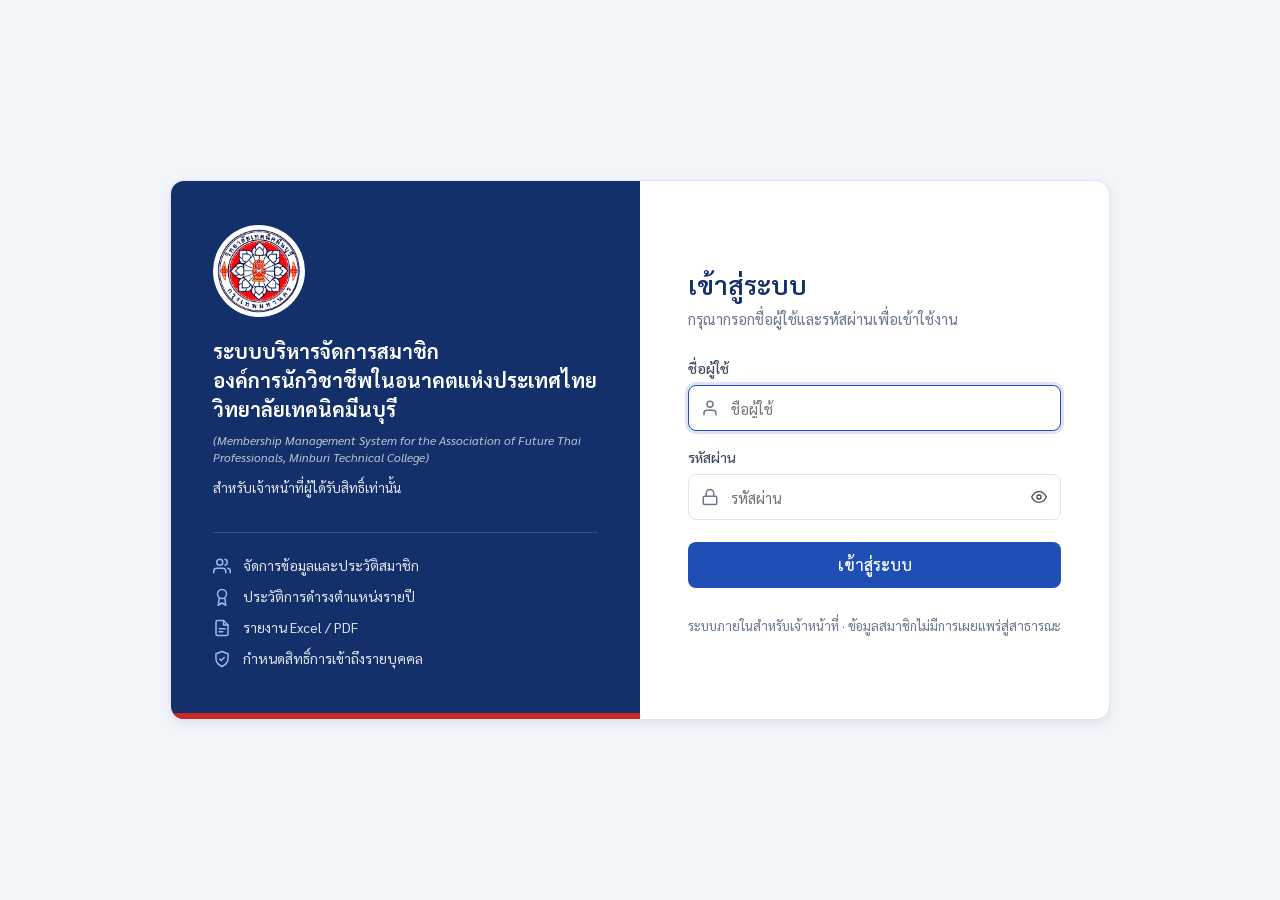
<file: frontend/index.html>
<!DOCTYPE html>
<html lang="th">

<head>
  <meta charset="UTF-8">
  <meta name="viewport" content="width=device-width, initial-scale=1, viewport-fit=cover">
  <meta name="robots" content="noindex, nofollow">
  <title>เข้าสู่ระบบ | ระบบบริหารจัดการสมาชิกองค์การนักวิชาชีพในอนาคตแห่งประเทศไทย วิทยาลัยเทคนิคมีนบุรี</title>
  <link rel="preconnect" href="https://fonts.googleapis.com">
  <link rel="preconnect" href="https://fonts.gstatic.com" crossorigin>
  <link
    href="https://fonts.googleapis.com/css2?family=Sarabun:wght@300;400;500;600;700&display=swap"
    rel="stylesheet">
  <link rel="icon" type="image/png" href="img/favicon.png">
  <link rel="stylesheet" href="css/style.css">
  <script>window.PUBLIC_PAGE = true;</script>
  <script src="js/api.js"></script>
  <script src="js/auth.js"></script>
</head>

<body>
  <div class="login-page">
    <div class="login-shell">
      <div class="login-art">
        <span class="circle" style="width:320px;height:320px;right:-120px;top:-110px"></span>
        <span class="circle" style="width:200px;height:200px;left:-70px;bottom:-60px"></span>
        <span class="circle" style="width:90px;height:90px;right:60px;bottom:120px"></span>
        <div>
          <div class="logo"><img src="img/logo.png" alt="ตราวิทยาลัยเทคนิคมีนบุรี"></div>
          <h1>ระบบบริหารจัดการสมาชิก<br>องค์การนักวิชาชีพในอนาคตแห่งประเทศไทย<br>วิทยาลัยเทคนิคมีนบุรี</h1>
          <p class="login-en">(Membership Management System for the Association of Future Thai Professionals, Minburi Technical College)</p>
          <p class="login-sub">สำหรับเจ้าหน้าที่ผู้ได้รับสิทธิ์เท่านั้น</p>
        </div>
        <div class="feat" id="feat"></div>
      </div>

      <div class="login-form"> 
        <h2>เข้าสู่ระบบ</h2>
        <p class="sub">กรุณากรอกชื่อผู้ใช้และรหัสผ่านเพื่อเข้าใช้งาน</p>
        <form id="loginForm" novalidate>
          <div id="loginMsg" hidden></div>
          <div class="field">
            <label for="username">ชื่อผู้ใช้</label>
            <div class="input-icon" id="iUser">
              <input class="input" id="username" name="username" autocomplete="username" placeholder="ชื่อผู้ใช้"
                required>
            </div>
          </div>
          <div class="field">
            <label for="password">รหัสผ่าน</label>
            <div class="input-icon" id="iPass">
              <input class="input" id="password" name="password" type="password" autocomplete="current-password"
                placeholder="รหัสผ่าน" required>
              <button type="button" class="icon-btn sm toggle-pass" id="togglePass" aria-label="แสดงรหัสผ่าน"></button>
            </div>
          </div>
          <button class="btn btn-primary btn-block" type="submit" id="btnLogin">เข้าสู่ระบบ</button>
        </form>
        <div class="login-foot">ระบบภายในสำหรับเจ้าหน้าที่ · ข้อมูลสมาชิกไม่มีการเผยแพร่สู่สาธารณะ</div>
      </div>
    </div>
  </div>

  <script src="js/layout.js"></script>
  <script src="js/login.js"></script>
</body>

</html>
</file>
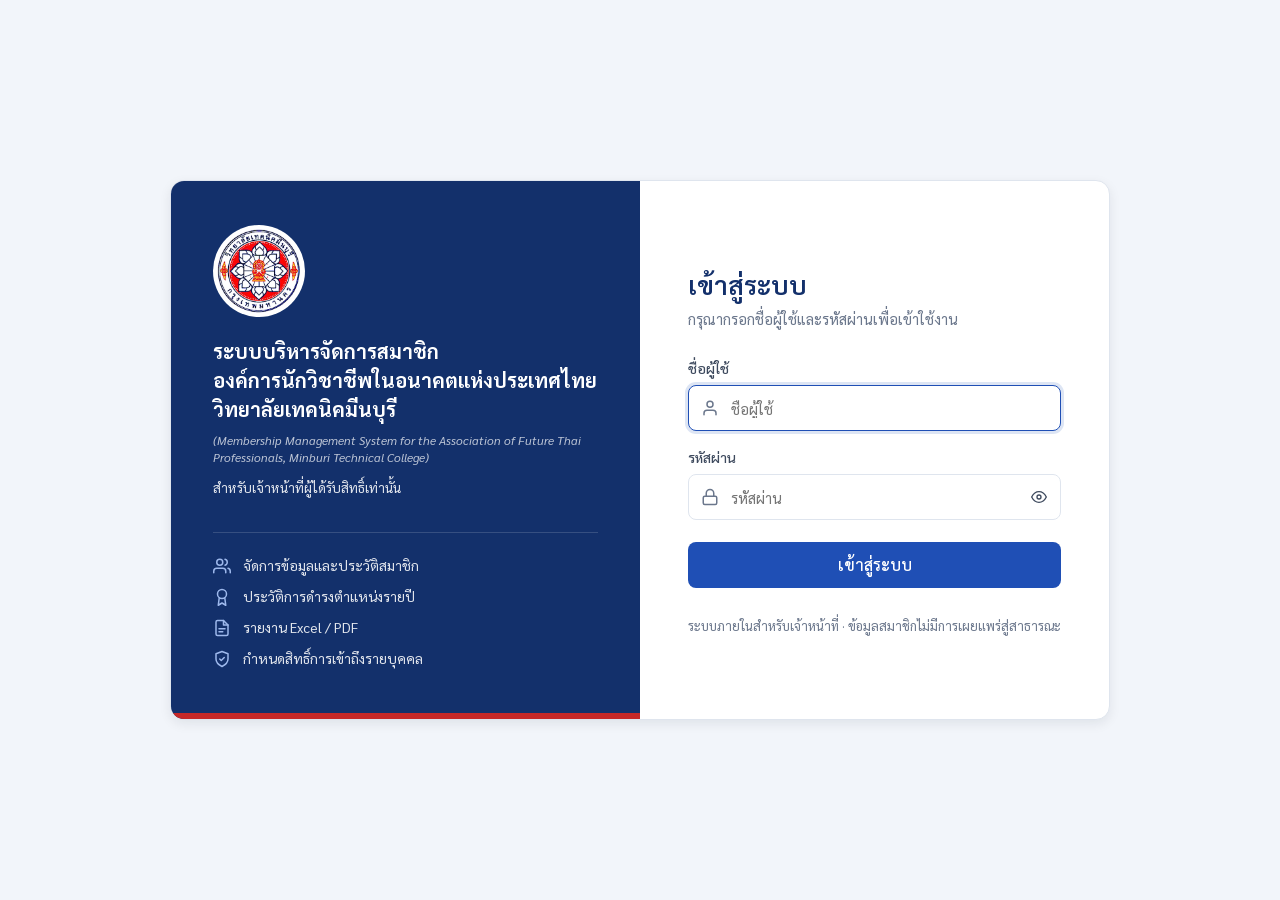
<file: frontend/committee.html>
<!DOCTYPE html>
<html lang="th">
<head>
  <meta charset="UTF-8">
  <meta name="viewport" content="width=device-width, initial-scale=1, viewport-fit=cover">
  <meta name="robots" content="noindex, nofollow">
  <title>คณะกรรมการ | ระบบบริหารจัดการสมาชิกองค์การนักวิชาชีพในอนาคตแห่งประเทศไทย วิทยาลัยเทคนิคมีนบุรี</title>
  <link rel="preconnect" href="https://fonts.googleapis.com">
  <link rel="preconnect" href="https://fonts.gstatic.com" crossorigin>
  <link href="https://fonts.googleapis.com/css2?family=Sarabun:wght@300;400;500;600;700&display=swap" rel="stylesheet">
  <link rel="icon" type="image/png" href="img/favicon.png">
  <link rel="stylesheet" href="css/style.css">
  <script src="js/api.js"></script>
  <script src="js/auth.js"></script>
</head>
<body>
  <div class="layout">
    <aside id="sidebar"></aside>
    <main class="main">
      <header id="header"></header>
      <section class="content">
        <div class="card">
          <div class="card-head">
            <div class="card-title"><span class="ic" data-icon="briefcase"></span><div>คณะกรรมการดำเนินงาน (แบบ อวท.09)<div class="card-sub" id="cmSub">แต่งตั้งคณะกรรมการแยกตามปีการศึกษา</div></div></div>
            <div class="flex">
              <select class="select" id="yearSel" style="width:auto;height:38px;font-size:14px" aria-label="ปีการศึกษา"></select>
              <select class="select" id="deptSel" style="width:auto;height:38px;font-size:14px" aria-label="แผนกวิชา (ชมรม)"></select>
              <button class="btn btn-primary btn-sm" id="btnAppoint" data-perm="members.edit"></button>
              <button class="btn btn-danger btn-sm" id="btnDoc" data-perm="reports"></button>
            </div>
          </div>
          <div id="cmBody"></div>
        </div>
      </section>
    </main>
  </div>
  <script src="js/layout.js"></script>
  <script src="js/member-picker.js"></script>
  <script src="js/committee.js"></script>
</body>
</html>
</file>
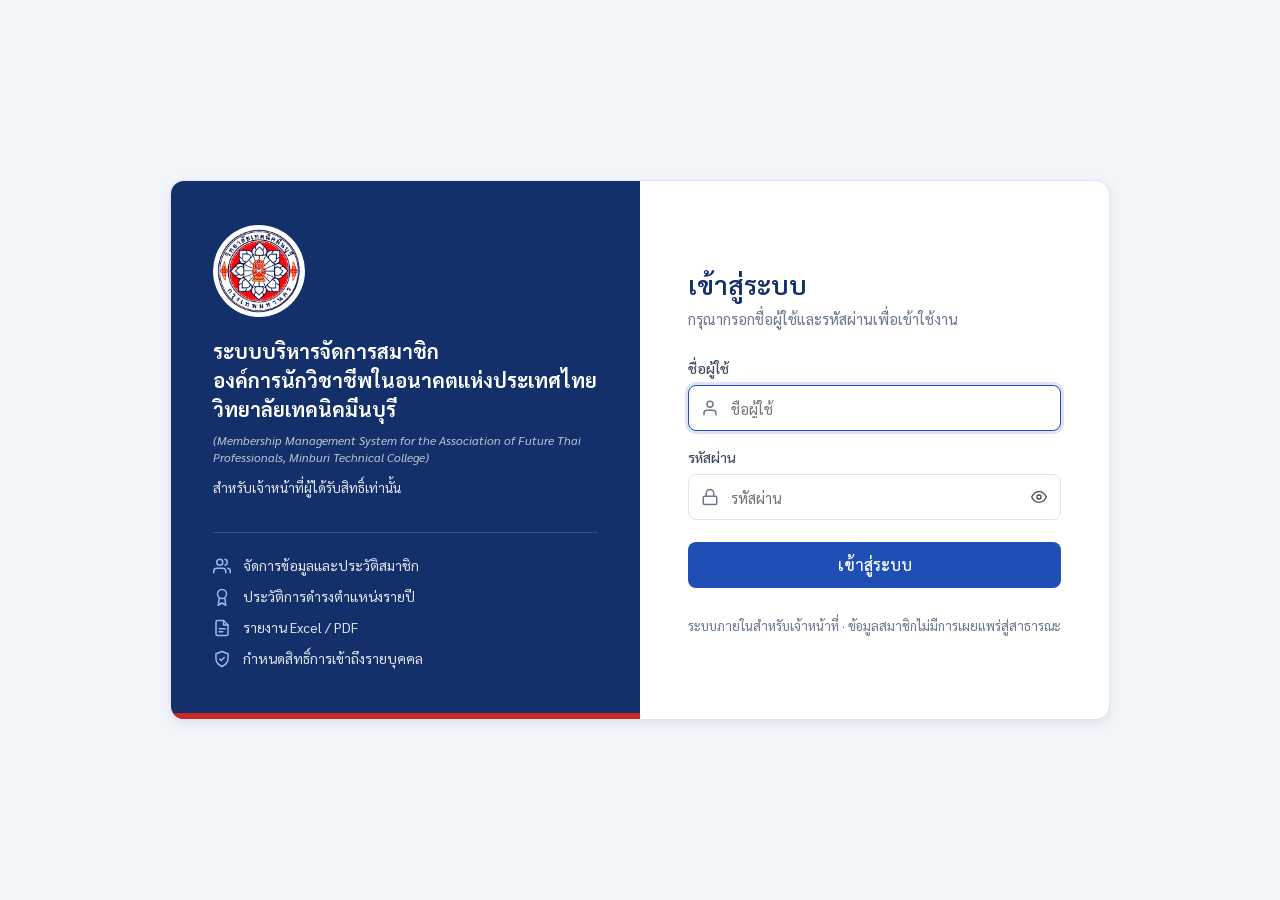
<file: frontend/elections.html>
<!DOCTYPE html>
<html lang="th">
<head>
  <meta charset="UTF-8">
  <meta name="viewport" content="width=device-width, initial-scale=1, viewport-fit=cover">
  <meta name="robots" content="noindex, nofollow">
  <title>การเลือกตั้ง | ระบบบริหารจัดการสมาชิกองค์การนักวิชาชีพในอนาคตแห่งประเทศไทย วิทยาลัยเทคนิคมีนบุรี</title>
  <link rel="preconnect" href="https://fonts.googleapis.com">
  <link rel="preconnect" href="https://fonts.gstatic.com" crossorigin>
  <link href="https://fonts.googleapis.com/css2?family=Sarabun:wght@300;400;500;600;700&display=swap" rel="stylesheet">
  <link rel="icon" type="image/png" href="img/favicon.png">
  <link rel="stylesheet" href="css/style.css">
  <script src="js/api.js"></script>
  <script src="js/auth.js"></script>
</head>
<body>
  <div class="layout">
    <aside id="sidebar"></aside>
    <main class="main">
      <header id="header"></header>
      <section class="content">
        <div class="card">
          <div class="card-head">
            <div class="card-title"><span class="ic" data-icon="checkCircle"></span><div>การเลือกตั้ง (แบบ อวท.08)<div class="card-sub">บันทึกผู้สมัคร คะแนนเสียง และผลการเลือกตั้ง</div></div></div>
            <div class="flex">
              <select class="select" id="yearSel" style="width:auto;height:38px;font-size:14px" aria-label="ปีการศึกษา"></select>
              <button class="btn btn-primary btn-sm" id="btnAdd" data-perm="members.edit"></button>
            </div>
          </div>
          <div class="table-wrap" id="elList"></div>
        </div>
        <div class="card" id="elDetail" hidden></div>
      </section>
    </main>
  </div>
  <script src="js/layout.js"></script>
  <script src="js/member-picker.js"></script>
  <script src="js/elections.js"></script>
</body>
</html>
</file>
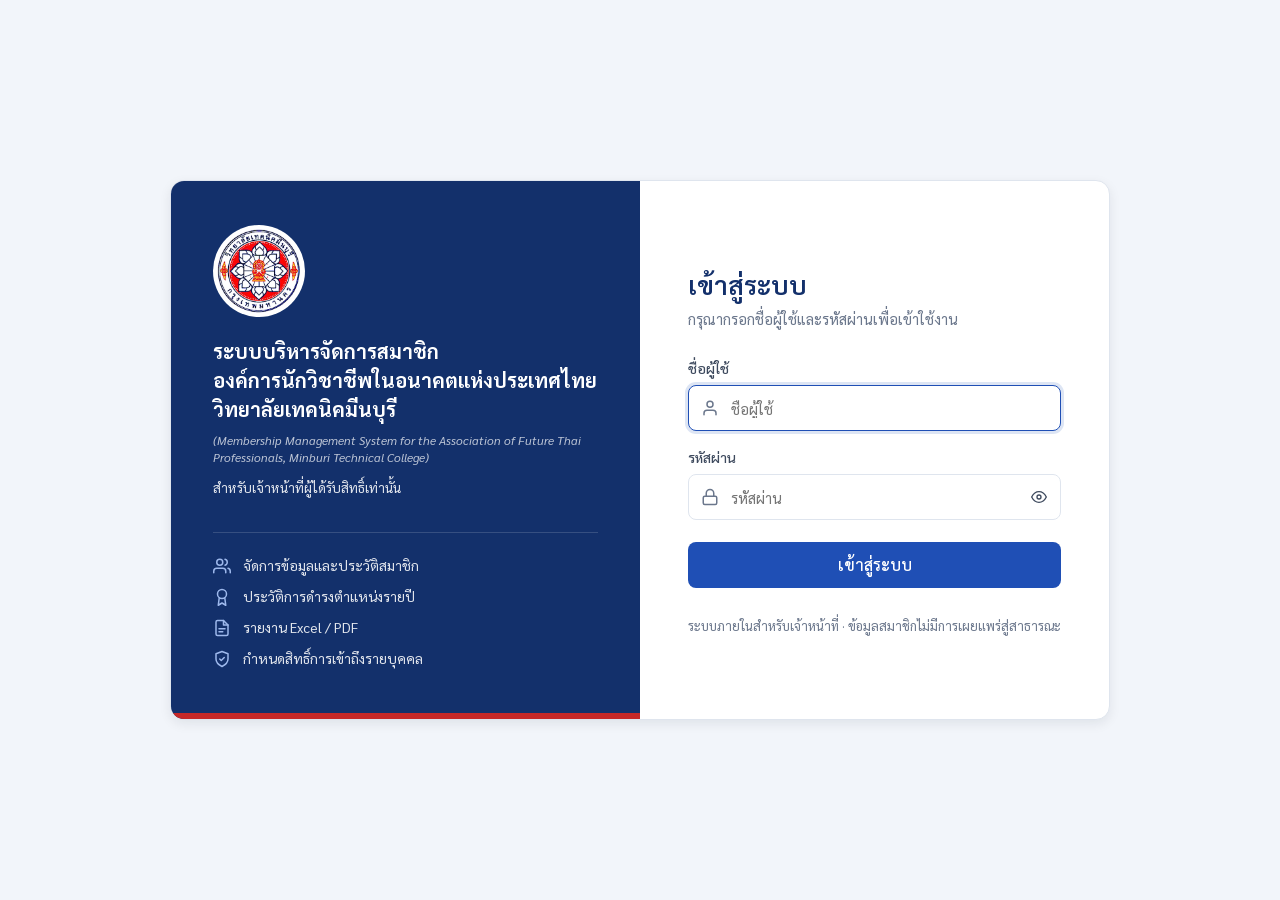
<file: frontend/member-form.html>
<!DOCTYPE html>
<html lang="th">
<head>
  <meta charset="UTF-8">
  <meta name="viewport" content="width=device-width, initial-scale=1, viewport-fit=cover">
  <meta name="robots" content="noindex, nofollow">
  <title>รับสมาชิก | ระบบบริหารจัดการสมาชิกองค์การนักวิชาชีพในอนาคตแห่งประเทศไทย วิทยาลัยเทคนิคมีนบุรี</title>
  <link rel="preconnect" href="https://fonts.googleapis.com">
  <link rel="preconnect" href="https://fonts.gstatic.com" crossorigin>
  <link href="https://fonts.googleapis.com/css2?family=Sarabun:wght@300;400;500;600;700&display=swap" rel="stylesheet">
  <link rel="icon" type="image/png" href="img/favicon.png">
  <link rel="stylesheet" href="css/style.css">
  <script src="js/api.js"></script>
  <script src="js/auth.js"></script>
</head>
<body>
  <div class="layout">
    <aside id="sidebar"></aside>
    <main class="main">
      <header id="header"></header>
      <section class="content">
        <form id="memberForm" class="content" novalidate>
          <div class="loading" id="formLoading"><span class="spinner"></span>กำลังโหลดแบบฟอร์ม...</div>
        </form>
      </section>
    </main>
  </div>
  <script src="js/layout.js"></script>
  <script src="js/member-form.js"></script>
</body>
</html>
</file>
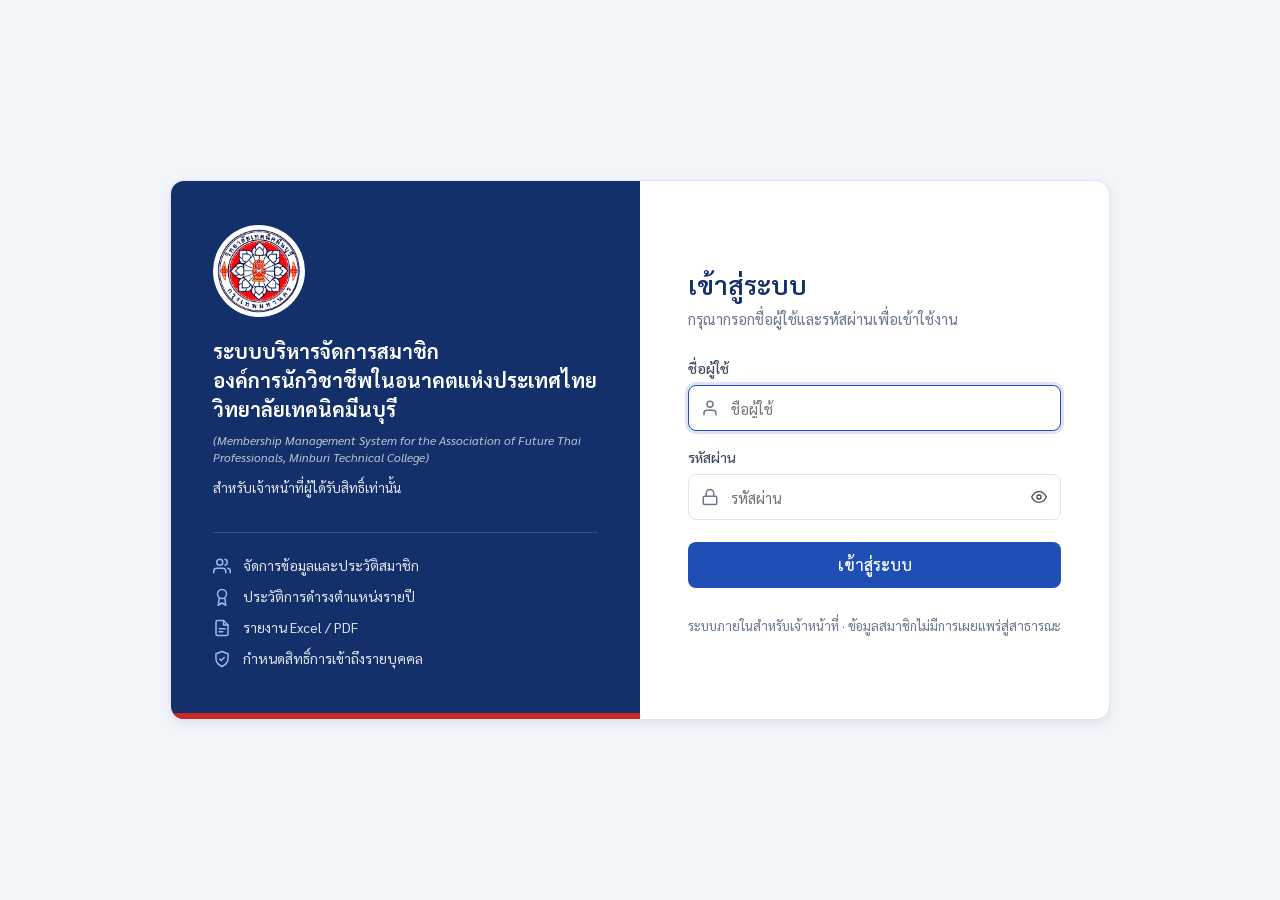
<file: frontend/member-view.html>
<!DOCTYPE html>
<html lang="th">
<head>
  <meta charset="UTF-8">
  <meta name="viewport" content="width=device-width, initial-scale=1, viewport-fit=cover">
  <meta name="robots" content="noindex, nofollow">
  <title>ประวัติสมาชิก | ระบบบริหารจัดการสมาชิกองค์การนักวิชาชีพในอนาคตแห่งประเทศไทย วิทยาลัยเทคนิคมีนบุรี</title>
  <link rel="preconnect" href="https://fonts.googleapis.com">
  <link rel="preconnect" href="https://fonts.gstatic.com" crossorigin>
  <link href="https://fonts.googleapis.com/css2?family=Sarabun:wght@300;400;500;600;700&display=swap" rel="stylesheet">
  <link rel="icon" type="image/png" href="img/favicon.png">
  <link rel="stylesheet" href="css/style.css">
  <link rel="stylesheet" href="css/profile-templates.css">
  <script src="js/api.js"></script>
  <script src="js/auth.js"></script>
</head>
<body>
  <div class="layout">
    <aside id="sidebar"></aside>
    <main class="main">
      <header id="header"></header>
      <section class="content">
        <div class="flex between no-print">
          <div class="flex">
            <button class="btn btn-light" id="btnBack"></button>
            <div class="tabs" id="tplTabs" role="tablist" aria-label="รูปแบบการแสดงผล"></div>
          </div>
          <div class="flex" id="viewActions"></div>
        </div>
        <div id="profile">
          <div class="loading"><span class="spinner"></span>กำลังโหลดประวัติสมาชิก...</div>
        </div>
      </section>
    </main>
  </div>
  <script src="js/layout.js"></script>
  <script src="js/member-view.js"></script>
</body>
</html>
</file>
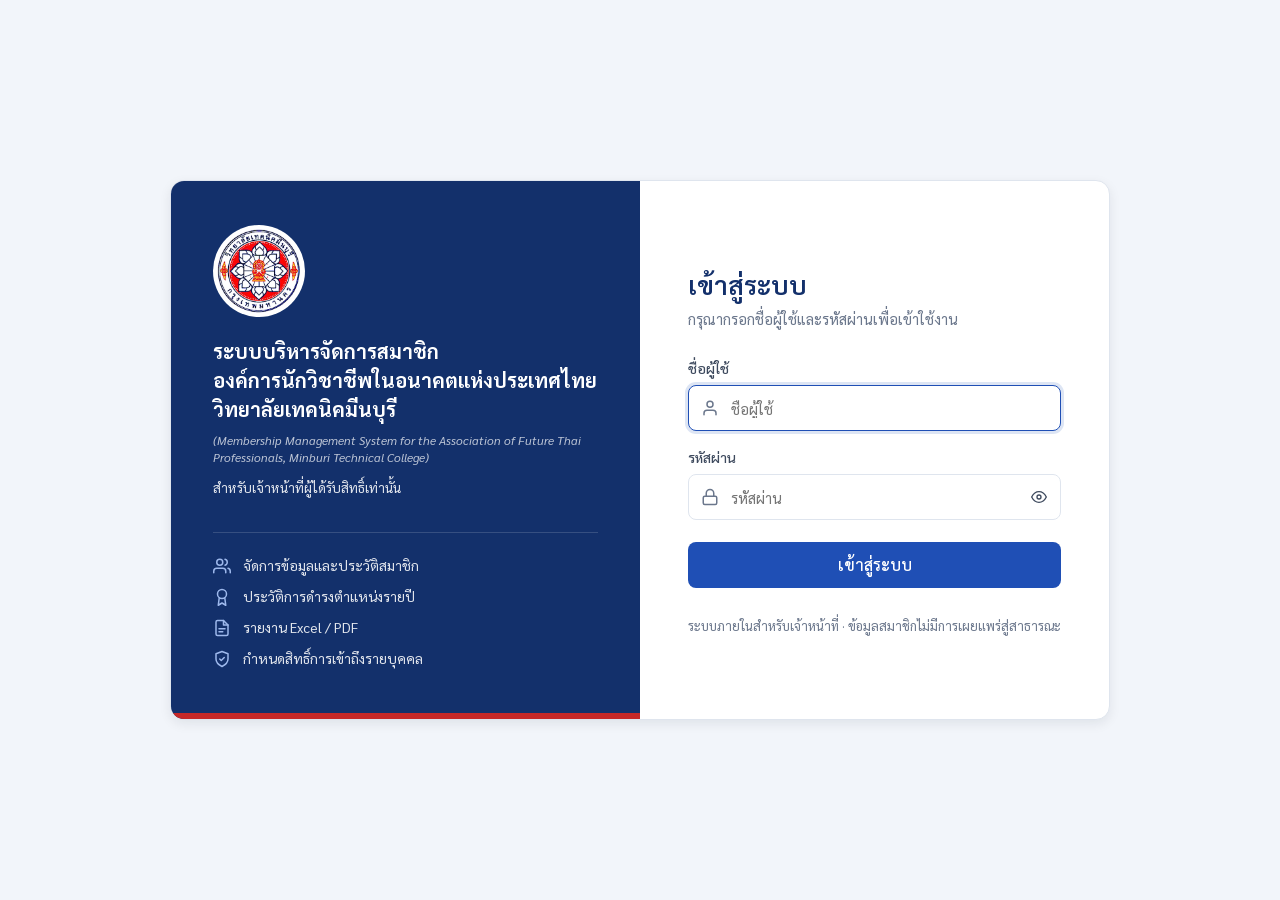
<file: frontend/members.html>
<!DOCTYPE html>
<html lang="th">
<head>
  <meta charset="UTF-8">
  <meta name="viewport" content="width=device-width, initial-scale=1, viewport-fit=cover">
  <meta name="robots" content="noindex, nofollow">
  <title>สมาชิก | ระบบบริหารจัดการสมาชิกองค์การนักวิชาชีพในอนาคตแห่งประเทศไทย วิทยาลัยเทคนิคมีนบุรี</title>
  <link rel="preconnect" href="https://fonts.googleapis.com">
  <link rel="preconnect" href="https://fonts.gstatic.com" crossorigin>
  <link href="https://fonts.googleapis.com/css2?family=Sarabun:wght@300;400;500;600;700&display=swap" rel="stylesheet">
  <link rel="icon" type="image/png" href="img/favicon.png">
  <link rel="stylesheet" href="css/style.css">
  <script src="js/api.js"></script>
  <script src="js/auth.js"></script>
</head>
<body>
  <div class="layout">
    <aside id="sidebar"></aside>
    <main class="main">
      <header id="header"></header>
      <section class="content">
        <div class="grid grid-4" id="statusCards"></div>
        <div class="card" id="memberTable"></div>
      </section>
    </main>
  </div>
  <script src="js/layout.js"></script>
  <script src="js/member-table.js"></script>
  <script src="js/members.js"></script>
</body>
</html>
</file>
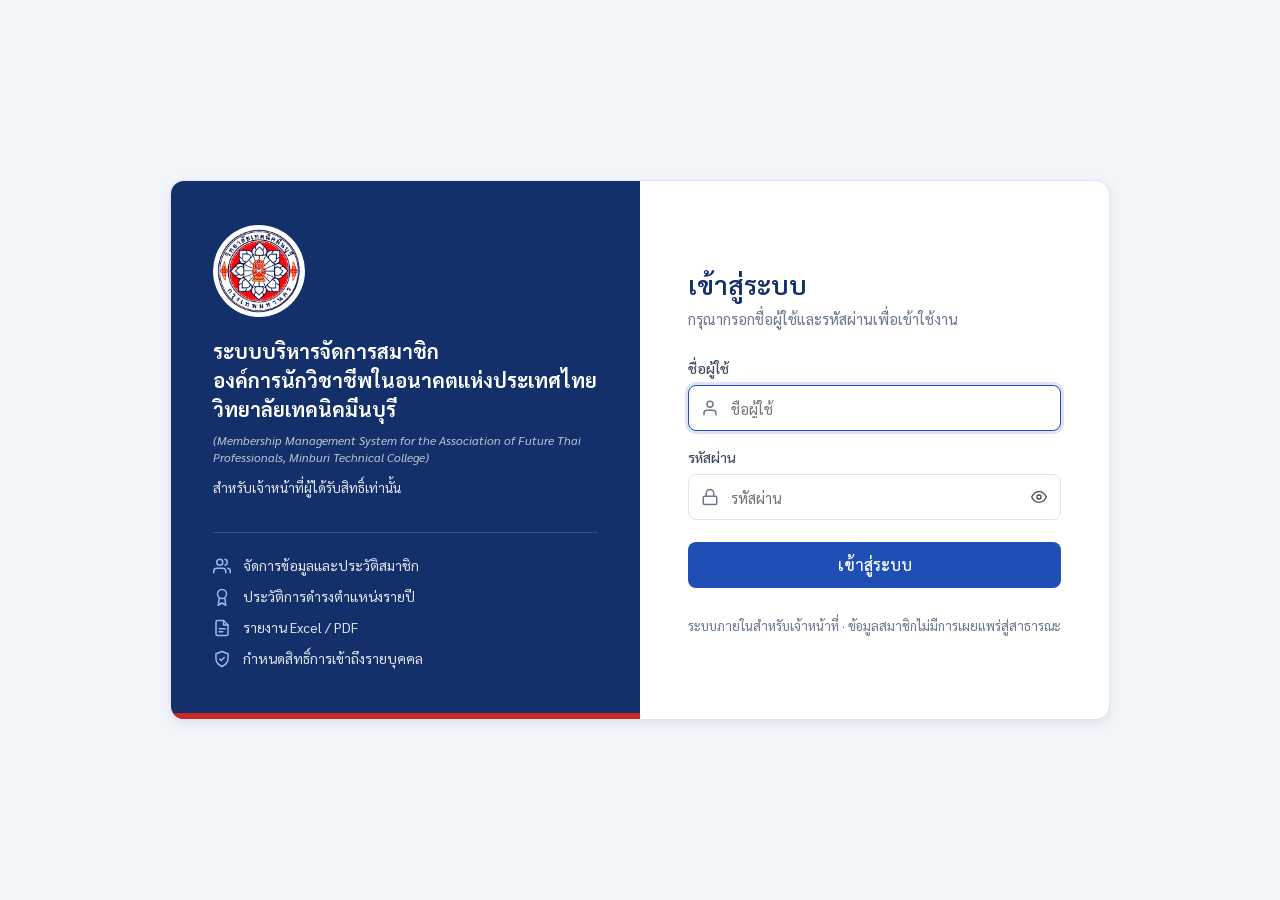
<file: frontend/positions.html>
<!DOCTYPE html>
<html lang="th">
<head>
  <meta charset="UTF-8">
  <meta name="viewport" content="width=device-width, initial-scale=1, viewport-fit=cover">
  <meta name="robots" content="noindex, nofollow">
  <title>จัดการตำแหน่ง | ระบบบริหารจัดการสมาชิกองค์การนักวิชาชีพในอนาคตแห่งประเทศไทย วิทยาลัยเทคนิคมีนบุรี</title>
  <link rel="preconnect" href="https://fonts.googleapis.com">
  <link rel="preconnect" href="https://fonts.gstatic.com" crossorigin>
  <link href="https://fonts.googleapis.com/css2?family=Sarabun:wght@300;400;500;600;700&display=swap" rel="stylesheet">
  <link rel="icon" type="image/png" href="img/favicon.png">
  <link rel="stylesheet" href="css/style.css">
  <script src="js/api.js"></script>
  <script src="js/auth.js"></script>
</head>
<body>
  <div class="layout">
    <aside id="sidebar"></aside>
    <main class="main">
      <header id="header"></header>
      <section class="content">
        <div class="grid" style="grid-template-columns:minmax(0,1fr) minmax(0,1.4fr)" id="posGrid">
          <div class="card">
            <div class="card-head">
              <div class="card-title"><span class="ic" data-icon="award"></span><div>ตำแหน่ง<div class="card-sub">จำนวนผู้ดำรงตำแหน่งในปีที่เลือก</div></div></div>
              <div class="flex">
                <select class="select" id="yearSel" style="width:auto;height:38px;font-size:14px" aria-label="ปีการศึกษา"></select>
                <button class="btn btn-primary btn-sm" id="btnAddPos" data-perm="settings"></button>
              </div>
            </div>
            <div class="list" id="posList"></div>
          </div>
          <div class="card">
            <div class="card-head"><div class="card-title"><span class="ic" data-icon="users"></span><div id="holderTitle">ผู้ดำรงตำแหน่ง<div class="card-sub">เลือกตำแหน่งทางซ้ายเพื่อดูรายชื่อ</div></div></div></div>
            <div id="holders"></div>
          </div>
        </div>

        <div class="card">
          <div class="card-head">
            <div class="card-title"><span class="ic" data-icon="building"></span><div>แผนกวิชา<div class="card-sub">ข้อมูลประกอบสำหรับสมาชิกและรายงาน</div></div></div>
            <button class="btn btn-primary btn-sm" id="btnAddDept" data-perm="settings"></button>
          </div>
          <div class="table-wrap"><table class="table" style="min-width:520px">
            <thead><tr><th>รหัส</th><th>ชื่อแผนกวิชา</th><th class="center">จำนวนสมาชิก</th><th class="col-act"></th></tr></thead>
            <tbody id="deptBody"></tbody>
          </table></div>
        </div>
      </section>
    </main>
  </div>
  <script src="js/layout.js"></script>
  <script src="js/positions.js"></script>
</body>
</html>
</file>
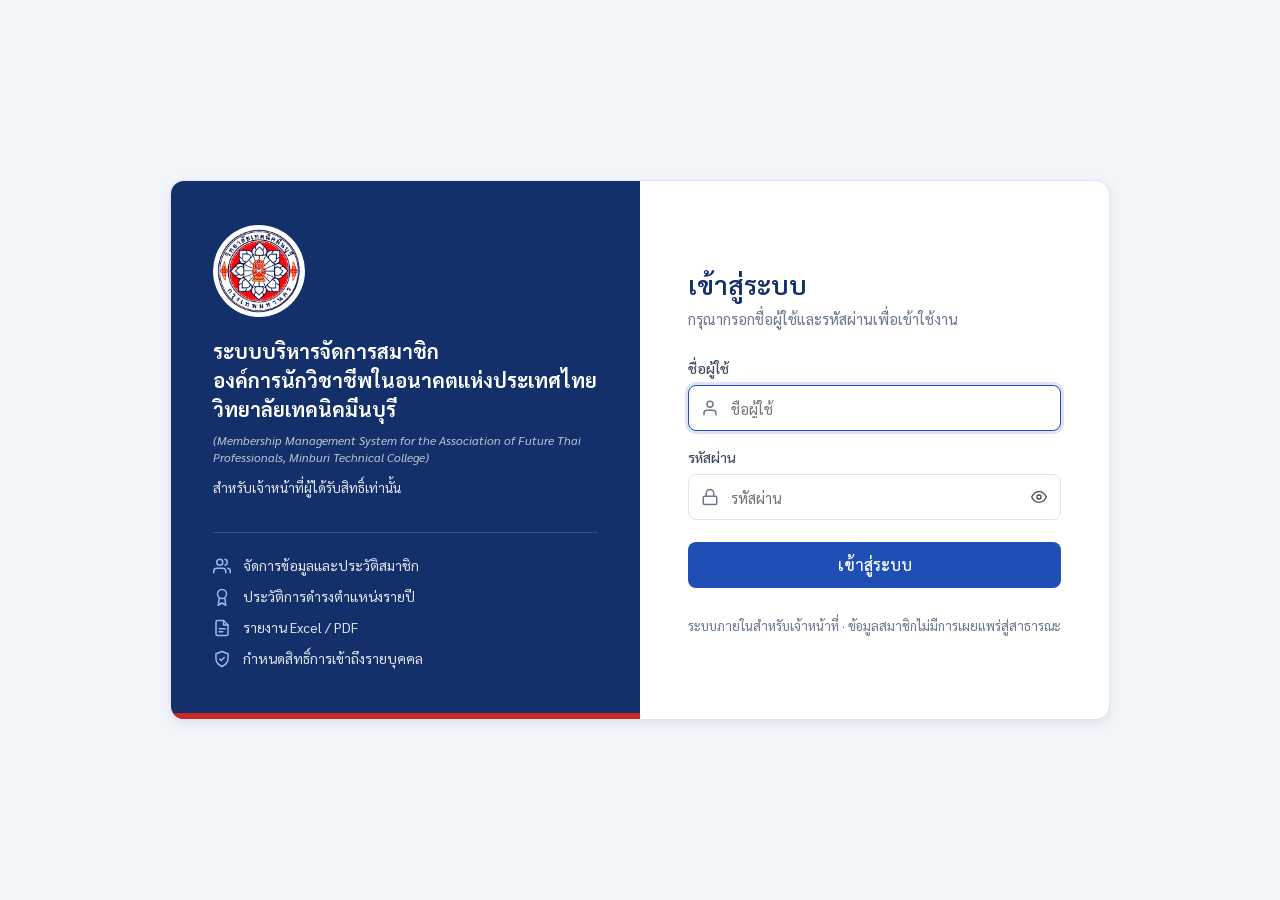
<file: frontend/registration-settings.html>
<!DOCTYPE html>
<html lang="th">
<head>
  <meta charset="UTF-8">
  <meta name="viewport" content="width=device-width, initial-scale=1, viewport-fit=cover">
  <meta name="robots" content="noindex, nofollow">
  <title>ตั้งค่าข้อมูลการสมัคร | ระบบบริหารจัดการสมาชิกองค์การนักวิชาชีพในอนาคตแห่งประเทศไทย วิทยาลัยเทคนิคมีนบุรี</title>
  <link rel="preconnect" href="https://fonts.googleapis.com">
  <link rel="preconnect" href="https://fonts.gstatic.com" crossorigin>
  <link href="https://fonts.googleapis.com/css2?family=Sarabun:wght@300;400;500;600;700&display=swap" rel="stylesheet">
  <link rel="icon" type="image/png" href="img/favicon.png">
  <link rel="stylesheet" href="css/style.css">
  <script src="js/api.js"></script>
  <script src="js/auth.js"></script>
</head>
<body>
  <div class="layout">
    <aside id="sidebar"></aside>
    <main class="main">
      <header id="header"></header>
      <section class="content">
        <!-- ตัวเลือกในดรอปดาวน์ของแบบฟอร์มสมัคร -->
        <div class="card">
          <div class="card-head">
            <div class="card-title"><span class="ic" data-icon="list"></span><div>ตัวเลือกในแบบฟอร์มสมัคร<div class="card-sub">รายการที่แสดงในช่องดรอปดาวน์ของหน้ารับสมาชิก</div></div></div>
            <button class="btn btn-primary btn-sm" id="btnAddOpt"></button>
          </div>
          <div class="tabs" id="optTabs" style="margin-bottom:14px"></div>
          <div class="table-wrap"><table class="table" style="min-width:520px">
            <thead><tr><th style="width:70px">ลำดับ</th><th>ตัวเลือก</th><th class="center">สมาชิกที่ใช้</th><th style="width:150px"></th></tr></thead>
            <tbody id="optBody"><tr><td colspan="4"><div class="loading"><span class="spinner"></span></div></td></tr></tbody>
          </table></div>
          <p class="hint" id="optNote" style="margin-top:10px"></p>
        </div>

        <!-- จังหวัด / อำเภอ / ตำบล / รหัสไปรษณีย์ -->
        <div class="card">
          <div class="card-head">
            <div class="card-title"><span class="ic" data-icon="map"></span><div>ข้อมูลที่อยู่<div class="card-sub">จังหวัด อำเภอ/เขต ตำบล/แขวง และรหัสไปรษณีย์ ที่ใช้เลือกในแบบฟอร์มสมัคร</div></div></div>
          </div>
          <div class="addr-cols">
            <div class="addr-col">
              <div class="addr-head"><b>จังหวัด <span class="badge gray" id="pvCount"></span></b><button class="btn btn-sm" data-add="province"></button></div>
              <input class="input" type="search" id="pvSearch" placeholder="ค้นหาจังหวัด..." aria-label="ค้นหาจังหวัด" autocomplete="off">
              <div class="addr-list" id="pvList"></div>
            </div>
            <div class="addr-col">
              <div class="addr-head"><b><span id="dsTitle">อำเภอ / เขต</span> <span class="badge gray" id="dsCount"></span></b><button class="btn btn-sm" data-add="district" disabled></button></div>
              <input class="input" type="search" id="dsSearch" placeholder="ค้นหาอำเภอ/เขต..." aria-label="ค้นหาอำเภอ/เขต" autocomplete="off">
              <div class="addr-list" id="dsList"></div>
            </div>
            <div class="addr-col">
              <div class="addr-head"><b><span id="sdTitle">ตำบล / แขวง</span> <span class="badge gray" id="sdCount"></span></b><button class="btn btn-sm" data-add="subdistrict" disabled></button></div>
              <input class="input" type="search" id="sdSearch" placeholder="ค้นหาตำบล/แขวง หรือรหัสไปรษณีย์..." aria-label="ค้นหาตำบล/แขวง" autocomplete="off">
              <div class="addr-list" id="sdList"></div>
            </div>
          </div>
        </div>
      </section>
    </main>
  </div>
  <script src="js/layout.js"></script>
  <script src="js/registration-settings.js"></script>
</body>
</html>
</file>
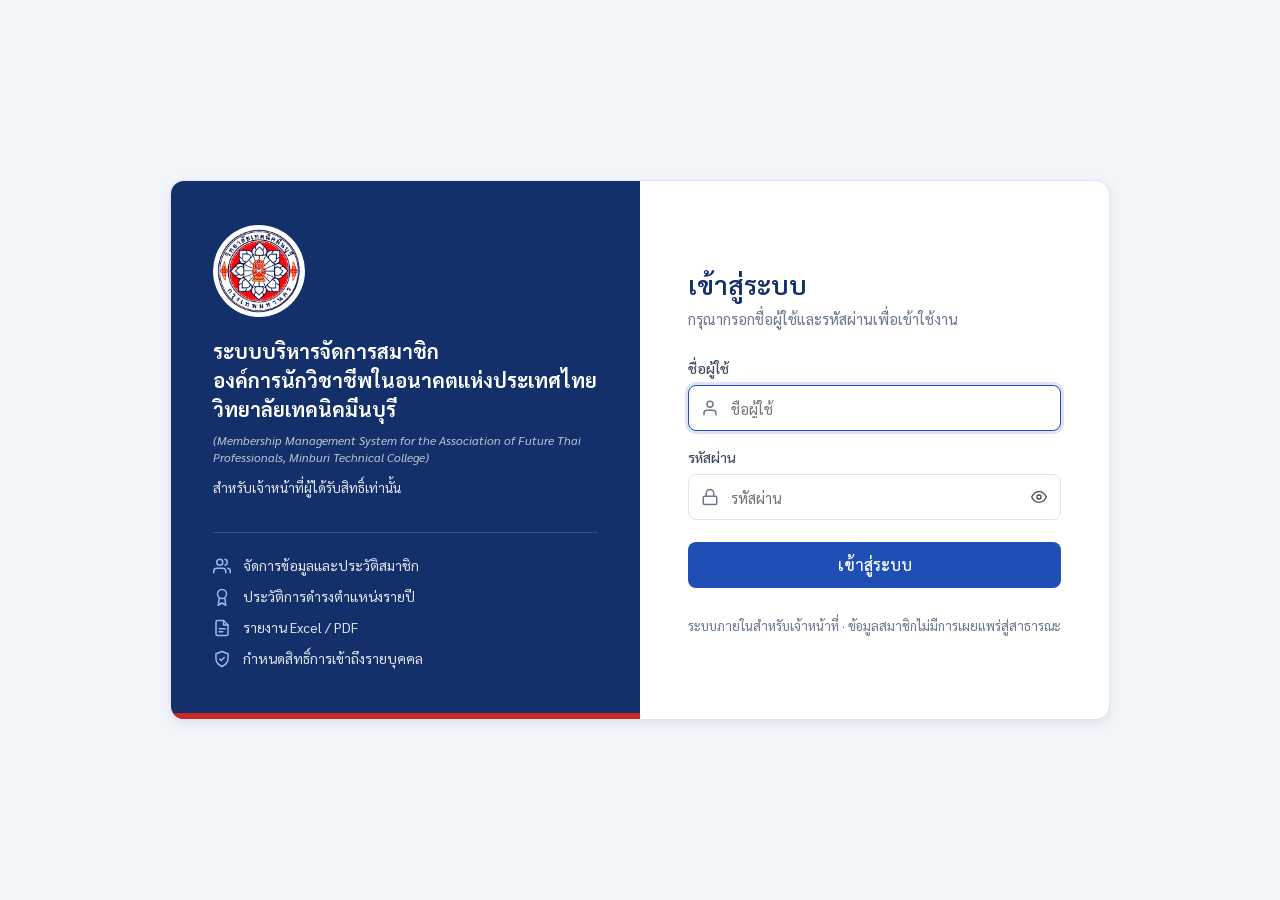
<file: frontend/reports.html>
<!DOCTYPE html>
<html lang="th">
<head>
  <meta charset="UTF-8">
  <meta name="viewport" content="width=device-width, initial-scale=1, viewport-fit=cover">
  <meta name="robots" content="noindex, nofollow">
  <title>รายงาน | ระบบบริหารจัดการสมาชิกองค์การนักวิชาชีพในอนาคตแห่งประเทศไทย วิทยาลัยเทคนิคมีนบุรี</title>
  <link rel="preconnect" href="https://fonts.googleapis.com">
  <link rel="preconnect" href="https://fonts.gstatic.com" crossorigin>
  <link href="https://fonts.googleapis.com/css2?family=Sarabun:wght@300;400;500;600;700&display=swap" rel="stylesheet">
  <link rel="icon" type="image/png" href="img/favicon.png">
  <link rel="stylesheet" href="css/style.css">
  <script src="js/api.js"></script>
  <script src="js/auth.js"></script>
</head>
<body>
  <div class="layout">
    <aside id="sidebar"></aside>
    <main class="main">
      <header id="header"></header>
      <section class="content">
        <form class="card" id="reportForm">
          <div class="card-head">
            <div class="card-title"><span class="ic" data-icon="report"></span><div>รายงานสมาชิกตามปีและตำแหน่ง<div class="card-sub">เลือกเงื่อนไข แสดงตัวอย่าง แล้วส่งออกเป็น Excel หรือ PDF</div></div></div>
            <div class="flex">
              <button type="button" class="btn btn-success" id="btnExcel"></button>
              <button type="button" class="btn btn-danger" id="btnPdf"></button>
            </div>
          </div>
          <div class="form-grid">
            <div class="field col-3 half"><label for="r_year">ปีการศึกษา</label><select class="select" id="r_year" name="year_id"></select></div>
            <div class="field col-3 half"><label for="r_pos">ตำแหน่ง</label><select class="select" id="r_pos" name="position_id"></select></div>
            <div class="field col-3 half"><label for="r_dept">แผนกวิชา</label><select class="select" id="r_dept" name="department_id"></select></div>
            <div class="field col-3 half"><label for="r_status">สถานะ</label><select class="select" id="r_status" name="status"></select></div>
          </div>
        </form>

        <div class="card">
          <div class="card-head"><div class="card-title"><span class="ic" data-icon="pdf"></span><div>เอกสารตามแบบฟอร์ม อวท.<div class="card-sub">ใบสมัคร อวท.10 · ประกาศแต่งตั้งคณะกรรมการ อวท.09 · รายงานผลการเลือกตั้ง อวท.08</div></div></div></div>
          <div class="grid" style="grid-template-columns:repeat(auto-fit,minmax(240px,1fr));gap:12px">
            <a class="option-box" href="members.html" style="color:inherit"><span><b>แบบ อวท.10 — ใบสมัครสมาชิก</b><small>เปิดหน้าประวัติสมาชิก แล้วกดปุ่ม "ใบสมัคร อวท.10"</small></span></a>
            <a class="option-box" href="committee.html" style="color:inherit"><span><b>แบบ อวท.09 — ประกาศแต่งตั้งคณะกรรมการ</b><small>หน้าคณะกรรมการ → ปุ่ม "ประกาศ อวท.09" (PDF / Excel)</small></span></a>
            <a class="option-box" href="elections.html" style="color:inherit"><span><b>แบบ อวท.08 — รายงานผลการเลือกตั้ง</b><small>หน้าการเลือกตั้ง → ดูผล → ปุ่ม "รายงาน อวท.08"</small></span></a>
          </div>
        </div>

        <div class="card">
          <div class="card-head"><div class="card-title"><span class="ic" data-icon="grid"></span><div>สรุปจำนวนสมาชิก ตำแหน่ง × แผนกวิชา<div class="card-sub" id="sumSub"></div></div></div></div>
          <div class="table-wrap" id="summary"></div>
        </div>

        <div class="card">
          <div class="card-head"><div class="card-title"><span class="ic" data-icon="list"></span><div id="rTitle">รายชื่อสมาชิก</div></div></div>
          <div class="table-wrap" id="preview"></div>
        </div>
      </section>
    </main>
  </div>
  <script src="js/layout.js"></script>
  <script src="js/reports.js"></script>
</body>
</html>
</file>
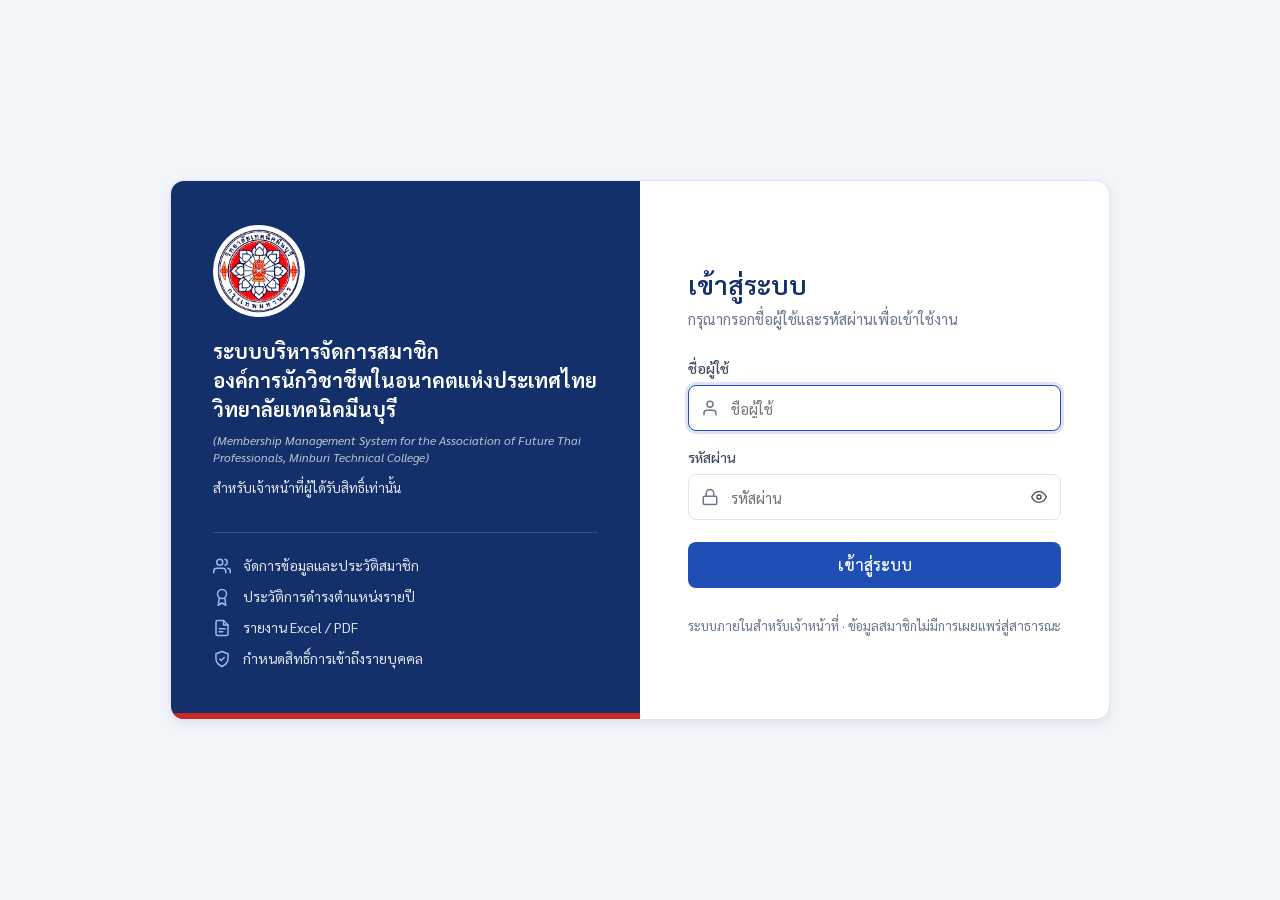
<file: frontend/search.html>
<!DOCTYPE html>
<html lang="th">
<head>
  <meta charset="UTF-8">
  <meta name="viewport" content="width=device-width, initial-scale=1, viewport-fit=cover">
  <meta name="robots" content="noindex, nofollow">
  <title>สืบค้นข้อมูลสมาชิก | ระบบบริหารจัดการสมาชิกองค์การนักวิชาชีพในอนาคตแห่งประเทศไทย วิทยาลัยเทคนิคมีนบุรี</title>
  <link rel="preconnect" href="https://fonts.googleapis.com">
  <link rel="preconnect" href="https://fonts.gstatic.com" crossorigin>
  <link href="https://fonts.googleapis.com/css2?family=Sarabun:wght@300;400;500;600;700&display=swap" rel="stylesheet">
  <link rel="icon" type="image/png" href="img/favicon.png">
  <link rel="stylesheet" href="css/style.css">
  <script src="js/api.js"></script>
  <script src="js/auth.js"></script>
</head>
<body>
  <div class="layout">
    <aside id="sidebar"></aside>
    <main class="main">
      <header id="header"></header>
      <section class="content">
        <form class="card" id="searchForm" role="search">
          <div class="card-head"><div class="card-title"><span class="ic" id="icSearch"></span><div>สืบค้นข้อมูลสมาชิก<div class="card-sub">ค้นหาด้วยชื่อ-นามสกุล เลขสมาชิก ปีการศึกษา หรือตำแหน่ง แล้วกดเปิดดูประวัติ</div></div></div></div>
          <div class="form-grid">
            <div class="field col-4"><label for="s_name">ชื่อ - นามสกุล</label><input class="input" id="s_name" name="name" placeholder="เช่น ธนพล ใจดี"></div>
            <div class="field col-2 half"><label for="s_no">เลขสมาชิก</label><input class="input mono" id="s_no" name="member_no" inputmode="numeric" maxlength="10" placeholder="10 หลัก"></div>
            <div class="field col-2 half"><label for="s_year">ปีการศึกษา</label><select class="select" id="s_year" name="year_id"></select></div>
            <div class="field col-2 half"><label for="s_pos">ตำแหน่ง</label><select class="select" id="s_pos" name="position_id"></select></div>
            <div class="field col-2 half"><label for="s_dept">แผนกวิชา</label><select class="select" id="s_dept" name="department_id"></select></div>
          </div>
          <div class="flex" style="margin-top:18px;justify-content:flex-end">
            <button type="reset" class="btn btn-light" id="btnReset">ล้างค่า</button>
            <button type="submit" class="btn btn-primary" id="btnSearch">ค้นหา</button>
          </div>
        </form>

        <div class="flex between">
          <div id="resultInfo" class="text-muted">กรอกเงื่อนไขแล้วกด "ค้นหา" หรือดูรายชื่อทั้งหมดด้านล่าง</div>
          <div class="tabs" role="tablist" aria-label="รูปแบบผลการค้นหา">
            <button class="tab active" data-view="grid" id="vGrid"></button>
            <button class="tab" data-view="list" id="vList"></button>
          </div>
        </div>
        <div id="results"></div>
        <div class="flex" style="justify-content:center"><button class="btn btn-light" id="btnMore" hidden>แสดงเพิ่มเติม</button></div>
      </section>
    </main>
  </div>
  <script src="js/layout.js"></script>
  <script src="js/search.js"></script>
</body>
</html>
</file>
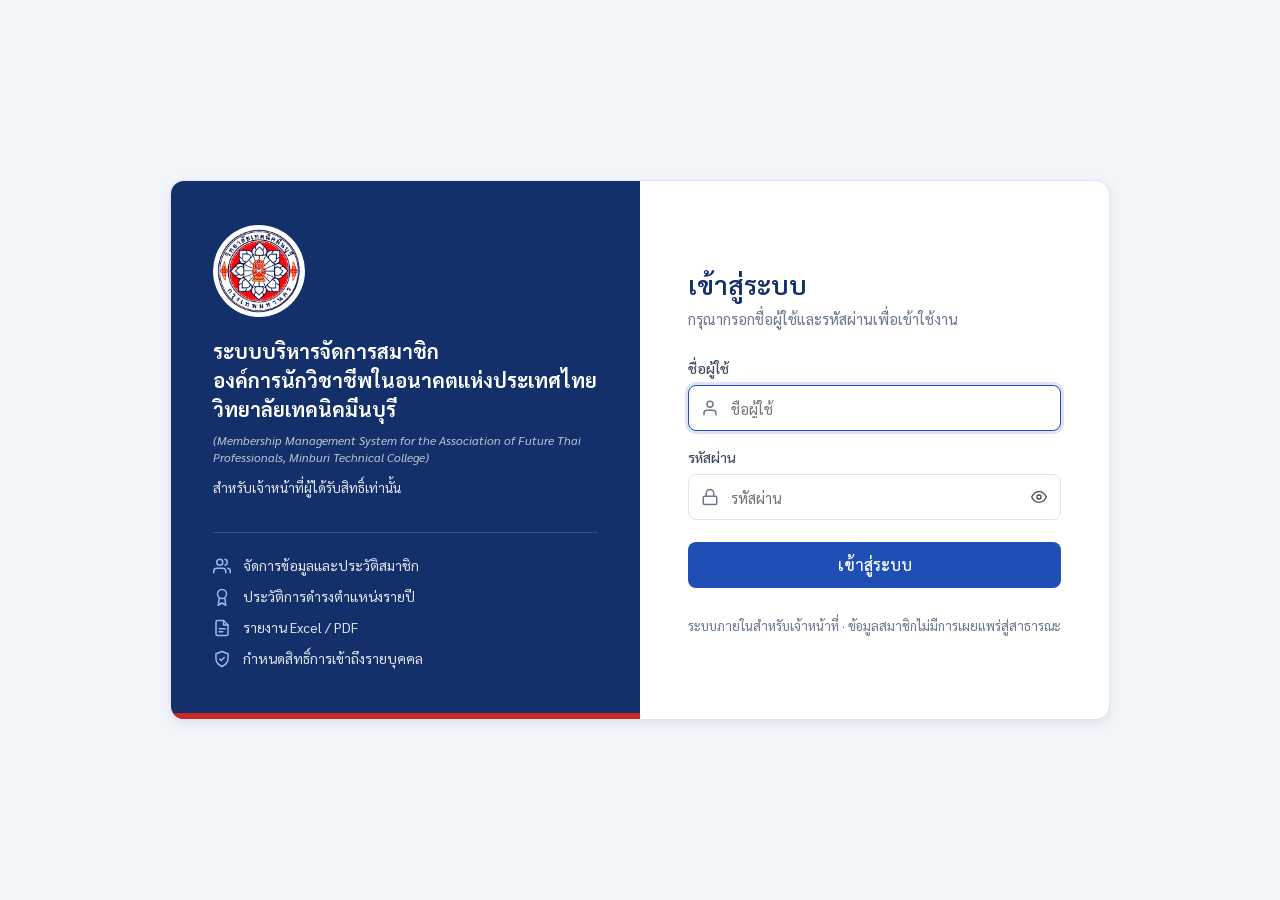
<file: frontend/users.html>
<!DOCTYPE html>
<html lang="th">
<head>
  <meta charset="UTF-8">
  <meta name="viewport" content="width=device-width, initial-scale=1, viewport-fit=cover">
  <meta name="robots" content="noindex, nofollow">
  <title>ผู้ใช้งาน | ระบบบริหารจัดการสมาชิกองค์การนักวิชาชีพในอนาคตแห่งประเทศไทย วิทยาลัยเทคนิคมีนบุรี</title>
  <link rel="preconnect" href="https://fonts.googleapis.com">
  <link rel="preconnect" href="https://fonts.gstatic.com" crossorigin>
  <link href="https://fonts.googleapis.com/css2?family=Sarabun:wght@300;400;500;600;700&display=swap" rel="stylesheet">
  <link rel="icon" type="image/png" href="img/favicon.png">
  <link rel="stylesheet" href="css/style.css">
  <script src="js/api.js"></script>
  <script src="js/auth.js"></script>
</head>
<body>
  <div class="layout">
    <aside id="sidebar"></aside>
    <main class="main">
      <header id="header"></header>
      <section class="content">
        <div class="card" id="usersCard" hidden>
          <div class="card-head">
            <div class="card-title"><span class="ic" data-icon="shield"></span><div>บัญชีผู้ใช้งาน (Admin)<div class="card-sub">จัดการบัญชีและกำหนดสิทธิ์การเข้าถึง</div></div></div>
            <button class="btn btn-primary" id="btnAddUser"></button>
          </div>
          <div class="table-wrap"><table class="table">
            <thead><tr><th>ผู้ใช้งาน</th><th>บทบาท</th><th>สิทธิ์การเข้าถึง</th><th>เข้าระบบล่าสุด</th><th>สถานะ</th><th class="col-act"></th></tr></thead>
            <tbody id="userBody"></tbody>
          </table></div>
        </div>

        <div class="card" id="backupCard" hidden>
          <div class="card-head">
            <div class="card-title"><span class="ic" data-icon="database"></span><div>สำรองข้อมูล<div class="card-sub">สำรองไฟล์ฐานข้อมูล app.db ไปไว้ที่โฟลเดอร์ database/backups/</div></div></div>
            <button class="btn btn-primary" id="btnBackup"></button>
          </div>
          <div class="table-wrap"><table class="table" style="min-width:520px">
            <thead><tr><th>ชื่อไฟล์</th><th>วันที่สำรอง</th><th>ขนาด</th><th></th></tr></thead>
            <tbody id="backupBody"></tbody>
          </table></div>
        </div>
      </section>
    </main>
  </div>
  <script src="js/layout.js"></script>
  <script src="js/users.js"></script>
</body>
</html>
</file>
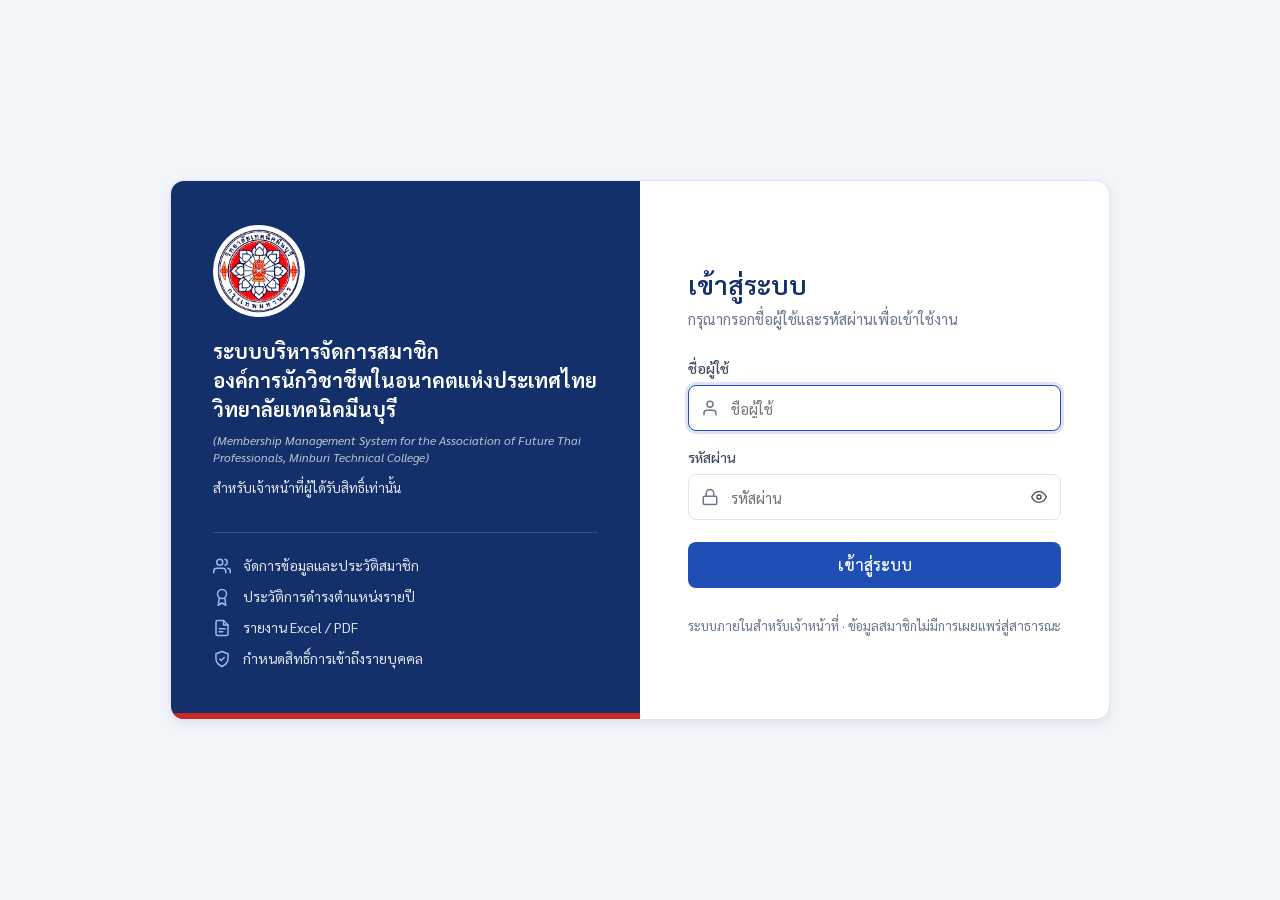
<file: frontend/years.html>
<!DOCTYPE html>
<html lang="th">
<head>
  <meta charset="UTF-8">
  <meta name="viewport" content="width=device-width, initial-scale=1, viewport-fit=cover">
  <meta name="robots" content="noindex, nofollow">
  <title>ปีการศึกษา | ระบบบริหารจัดการสมาชิกองค์การนักวิชาชีพในอนาคตแห่งประเทศไทย วิทยาลัยเทคนิคมีนบุรี</title>
  <link rel="preconnect" href="https://fonts.googleapis.com">
  <link rel="preconnect" href="https://fonts.gstatic.com" crossorigin>
  <link href="https://fonts.googleapis.com/css2?family=Sarabun:wght@300;400;500;600;700&display=swap" rel="stylesheet">
  <link rel="icon" type="image/png" href="img/favicon.png">
  <link rel="stylesheet" href="css/style.css">
  <script src="js/api.js"></script>
  <script src="js/auth.js"></script>
</head>
<body>
  <div class="layout">
    <aside id="sidebar"></aside>
    <main class="main">
      <header id="header"></header>
      <section class="content">
        <div class="card">
          <div class="card-head">
            <div class="card-title"><span class="ic" data-icon="calendar"></span><div>ปีการศึกษา<div class="card-sub">เพิ่ม แก้ไข และกำหนดปีการศึกษาปัจจุบัน</div></div></div>
            <button class="btn btn-primary" id="btnAdd"></button>
          </div>
          <div class="table-wrap"><table class="table" style="min-width:720px">
            <thead><tr><th>ปีการศึกษา</th><th>ระยะเวลา</th><th class="center">สมาชิกในปีนี้</th><th class="center">สมัครใหม่</th><th>สถานะ</th><th></th></tr></thead>
            <tbody id="yearBody"><tr><td colspan="6"><div class="loading"><span class="spinner"></span></div></td></tr></tbody>
          </table></div>
        </div>

        <div class="card" id="yearMembers" hidden>
          <div class="card-head">
            <div class="card-title"><span class="ic" data-icon="users"></span><div id="ymTitle"></div></div>
            <div class="tabs" id="ymTabs"></div>
          </div>
          <div id="ymBody"></div>
        </div>
      </section>
    </main>
  </div>
  <script src="js/layout.js"></script>
  <script src="js/years.js"></script>
</body>
</html>
</file>
<file: frontend/css/style.css>
/* =====================================================================
   ระบบบริหารจัดการสมาชิกองค์การนักวิชาชีพในอนาคตแห่งประเทศไทย วิทยาลัยเทคนิคมีนบุรี
   (Membership Management System for the Association of Future Thai Professionals, Minburi Technical College)
   ธีมน้ำเงิน-ขาว (สีประจำวิทยาลัย) — เรียบ อ่านง่าย เน้นข้อมูล
   ===================================================================== */
:root {
  --navy: #13306B;          /* Sidebar / หัวข้อสำคัญ */
  --navy-2: #0E2554;
  --primary: #1F4FB5;       /* ปุ่มหลัก ลิงก์ ตัวเลขสถิติ */
  --primary-dark: #173E8F;
  --primary-light: #4C74C9;
  --primary-soft: #EAF0FB;
  --primary-line: #C9D7F0;
  --bg: #F2F5FA;
  --card: #FFFFFF;
  --text: #172033;
  --text-2: #3E4A5E;
  --muted: #6B778C;
  --border: #DFE5EE;
  --border-soft: #EDF1F6;
  --input-bg: #FFFFFF;
  --hover: #F6F8FC;
  --success: #1E8E4E;
  --warning: #C77700;
  --danger: #C62828;        /* แดงจากตราวิทยาลัย */
  --info: #1F4FB5;
  --radius: 12px;
  --radius-sm: 8px;
  --shadow: 0 1px 2px rgba(16, 24, 40, .05);
  --shadow-md: 0 4px 12px rgba(16, 24, 40, .08);
  --shadow-lg: 0 12px 32px rgba(16, 24, 40, .16);
  --sidebar-w: 76px;
  --font: 'Sarabun', 'Leelawadee UI', Tahoma, sans-serif;
}

* { box-sizing: border-box; }
html, body { margin: 0; padding: 0; }
html { background: var(--bg); }
body {
  font-family: var(--font);
  font-size: 15px;
  line-height: 1.5;
  color: var(--text);
  background: var(--bg);
  min-height: 100vh;
  -webkit-font-smoothing: antialiased;
  font-variant-numeric: tabular-nums;
}
a { color: var(--primary); text-decoration: none; }
a:hover { color: var(--primary-dark); }
img { max-width: 100%; }
h1, h2, h3, h4 { margin: 0; font-weight: 600; }
[hidden] { display: none !important; }
::selection { background: var(--primary); color: #fff; }
:focus-visible { outline: 2px solid var(--primary); outline-offset: 2px; }

/* ---------------------------------------------------------------------
   Layout
   --------------------------------------------------------------------- */
.layout { display: flex; min-height: 100vh; }
.main { flex: 1; min-width: 0; padding: 20px 28px 40px; }
.content { display: flex; flex-direction: column; gap: 20px; }
.main.is-loading .content { opacity: .45; pointer-events: none; transition: opacity .15s; }
.page-enter { animation: pageIn .2s ease-out; }
@keyframes pageIn { from { opacity: 0; transform: translateY(4px); } to { opacity: 1; transform: none; } }
.nav-progress {
  position: fixed; top: 0; left: 0; height: 3px; width: 0; z-index: 1000;
  background: var(--primary); transition: width .25s ease, opacity .3s;
}

/* ---- Sidebar ---- */
.sidebar {
  position: sticky; top: 0;
  width: var(--sidebar-w); flex: 0 0 var(--sidebar-w);
  height: 100vh;
  padding: 16px 0;
  background: var(--navy);
  display: flex; flex-direction: column; align-items: center; gap: 6px;
  z-index: 50;
}
.sidebar .brand {
  width: 50px; height: 50px; border-radius: 50%;
  background: #fff; padding: 3px;
  display: grid; place-items: center; overflow: hidden;
  margin-bottom: 18px; flex: 0 0 auto;
}
.sidebar .brand img { width: 100%; height: 100%; object-fit: contain; border-radius: 50%; }
.sidebar nav { display: flex; flex-direction: column; gap: 4px; flex: 1; align-items: center; width: 100%; }
.nav-item {
  position: relative;
  width: 46px; height: 46px; border-radius: 10px;
  display: grid; place-items: center;
  color: rgba(255, 255, 255, .7);
  transition: background .15s, color .15s;
  border: 0; background: transparent; cursor: pointer;
}
.nav-item svg { width: 21px; height: 21px; }
.nav-item:hover { background: rgba(255, 255, 255, .1); color: #fff; }
.nav-item.active { background: rgba(255, 255, 255, .16); color: #fff; }
.nav-item.active::before {
  content: ''; position: absolute; left: -15px; top: 10px; bottom: 10px; width: 4px;
  border-radius: 0 4px 4px 0; background: #fff;
}
.nav-item[data-tip]::after {
  content: attr(data-tip);
  position: absolute; left: calc(100% + 16px); top: 50%;
  transform: translateY(-50%);
  background: var(--text); color: #fff;
  font-size: 13px; white-space: nowrap;
  padding: 6px 10px; border-radius: 6px;
  opacity: 0; pointer-events: none; transition: opacity .12s;
}
.nav-item:hover::after { opacity: 1; }
.sidebar .nav-logout { margin-top: auto; }

/* ---- Header ---- */
.header { display: flex; align-items: center; gap: 20px; margin-bottom: 20px; flex-wrap: wrap; }
.header .page-title { font-size: 24px; font-weight: 700; color: var(--navy); flex: 0 0 auto; line-height: 1.3; }
.header .page-title small { display: block; font-size: 14px; color: var(--muted); font-weight: 400; }
.header-search { flex: 1; max-width: 440px; margin: 0 auto; position: relative; }
.header-search input {
  width: 100%; height: 42px; border-radius: 8px;
  border: 1px solid var(--border); padding: 0 16px 0 42px;
  background: #fff; font: inherit; color: var(--text); outline: none;
  transition: border-color .15s, box-shadow .15s;
}
.header-search input:focus { border-color: var(--primary); box-shadow: 0 0 0 3px rgba(31, 79, 181, .15); }
.header-search svg { position: absolute; left: 14px; top: 50%; transform: translateY(-50%); width: 18px; color: var(--muted); }
.header-right { display: flex; align-items: center; gap: 14px; margin-left: auto; }
.header-date { font-size: 14px; color: var(--text-2); display: flex; align-items: center; gap: 8px; white-space: nowrap; }
.header-date svg { width: 16px; color: var(--primary); }
.profile-wrap { position: relative; }
.profile-btn {
  display: flex; align-items: center; gap: 10px;
  background: #fff; border: 1px solid var(--border); border-radius: 8px;
  padding: 4px 12px 4px 4px; cursor: pointer; font: inherit; color: var(--text);
}
.profile-btn:hover { background: var(--hover); }
.profile-btn .avatar { width: 34px; height: 34px; font-size: 14px; border-radius: 6px; }
.profile-btn .p-name { font-size: 14px; font-weight: 600; line-height: 1.2; text-align: left; display: block; }
.profile-btn .p-role { font-size: 12px; color: var(--muted); font-weight: 400; display: block; text-align: left; }
.dropdown {
  position: absolute; right: 0; top: calc(100% + 6px);
  background: #fff; border: 1px solid var(--border); border-radius: 10px; min-width: 210px;
  box-shadow: var(--shadow-lg); padding: 6px; z-index: 100; display: none;
}
.dropdown.open { display: block; }
.dropdown button, .dropdown a {
  display: flex; align-items: center; gap: 10px; width: 100%;
  border: 0; background: none; padding: 9px 10px; border-radius: 6px;
  font: inherit; font-size: 14px; color: var(--text); cursor: pointer; text-align: left;
}
.dropdown button:hover, .dropdown a:hover { background: var(--hover); }
.dropdown button.danger { color: var(--danger); }
.dropdown svg { width: 17px; height: 17px; }
.dropdown hr { border: 0; border-top: 1px solid var(--border); margin: 6px 0; }

/* ---------------------------------------------------------------------
   Cards
   --------------------------------------------------------------------- */
.card {
  background: var(--card); border: 1px solid var(--border); border-radius: var(--radius);
  box-shadow: var(--shadow); padding: 20px 22px; min-width: 0;
}
.card-head { display: flex; align-items: center; justify-content: space-between; gap: 12px; margin-bottom: 16px; flex-wrap: wrap; }
.card-title { font-size: 17px; font-weight: 600; display: flex; align-items: center; gap: 10px; color: var(--text); }
.card-title .ic {
  width: 34px; height: 34px; border-radius: 8px; display: grid; place-items: center;
  background: var(--primary-soft); color: var(--primary); flex: 0 0 auto;
}
.card-title .ic svg { width: 18px; height: 18px; }
.card-sub { color: var(--muted); font-size: 13px; font-weight: 400; }

.grid { display: grid; gap: 20px; }
.grid-2 { grid-template-columns: repeat(2, minmax(0, 1fr)); }
.grid-3 { grid-template-columns: repeat(3, minmax(0, 1fr)); }
.grid-4 { grid-template-columns: repeat(4, minmax(0, 1fr)); }

/* ---- การ์ดสถิติ ---- */
.stat-card { position: relative; padding: 20px 22px; }
.stat-card .stat-value { font-size: 34px; font-weight: 700; color: var(--primary); line-height: 1.15; }
.stat-card .stat-label { color: var(--muted); font-size: 15px; margin-top: 4px; }
.stat-card .stat-icon {
  position: absolute; right: 18px; top: 18px; width: 42px; height: 42px; border-radius: 10px;
  background: var(--primary-soft); color: var(--primary); display: grid; place-items: center;
}
.stat-card .stat-icon svg { width: 21px; height: 21px; }

/* ---- Dashboard layout ---- */
.dash-grid { display: grid; grid-template-columns: minmax(0, 1fr) 320px; gap: 20px; align-items: start; }
.dash-main, .dash-side { display: flex; flex-direction: column; gap: 20px; min-width: 0; }
.dash-side { gap: 12px; }
.chart-box { position: relative; height: 260px; }

/* การ์ดแจ้งเตือน */
.alert-card {
  background: #fff; border: 1px solid var(--border); border-left: 4px solid var(--warning);
  border-radius: var(--radius); padding: 18px 20px; box-shadow: var(--shadow); margin-bottom: 8px;
}
.alert-card .a-icon { width: 38px; height: 38px; border-radius: 8px; background: #FFF4E0; color: var(--warning); display: grid; place-items: center; margin-bottom: 10px; }
.alert-card .a-icon svg { width: 20px; height: 20px; }
.alert-card h3 { font-size: 16px; margin-bottom: 2px; }
.alert-card p { margin: 0 0 4px; font-size: 14px; color: var(--text-2); line-height: 1.6; }
.alert-card .a-num { font-size: 28px; font-weight: 700; color: var(--text); }
.alert-card .btn { margin-top: 10px; }

/* การ์ดสรุปตามตำแหน่ง */
.side-title { font-size: 15px; font-weight: 600; color: var(--text-2); margin: 6px 2px 0; }
.pos-card {
  display: flex; align-items: center; gap: 14px;
  background: #fff; border: 1px solid var(--border); border-radius: var(--radius);
  padding: 14px 16px; box-shadow: var(--shadow); color: var(--text);
  transition: border-color .15s, background .15s;
}
.pos-card:hover { border-color: var(--primary-line); background: var(--hover); color: var(--text); }
.pos-card .ring { width: 56px; height: 56px; flex: 0 0 56px; position: relative; }
.pos-card .ring svg { width: 56px; height: 56px; transform: rotate(-90deg); }
.pos-card .ring circle { fill: none; stroke-width: 6; }
.pos-card .ring .bg { stroke: var(--border-soft); }
.pos-card .ring .fg { stroke-linecap: round; transition: stroke-dashoffset .6s ease; }
.pos-card .ring span { position: absolute; inset: 0; display: grid; place-items: center; font-size: 13px; font-weight: 600; color: var(--text-2); }
.pos-card .p-name { font-size: 15px; color: var(--text-2); display: flex; align-items: center; gap: 8px; }
.pos-card .p-name i { width: 10px; height: 10px; border-radius: 3px; display: inline-block; }
.pos-card .p-count { font-size: 24px; font-weight: 700; line-height: 1.2; }
.pos-card .p-count small { font-size: 13px; font-weight: 400; color: var(--muted); }

/* ---------------------------------------------------------------------
   Buttons
   --------------------------------------------------------------------- */
.btn {
  display: inline-flex; align-items: center; justify-content: center; gap: 8px;
  height: 40px; padding: 0 16px; border-radius: 8px; border: 1px solid transparent;
  font: inherit; font-size: 14px; font-weight: 500; cursor: pointer;
  background: var(--primary-soft); color: var(--primary);
  transition: background .15s, border-color .15s, color .15s;
  white-space: nowrap; text-decoration: none;
}
.btn svg { width: 18px; height: 18px; flex: 0 0 auto; }
.btn:hover { background: #DCE6F8; color: var(--primary-dark); }
.btn:disabled { opacity: .55; cursor: not-allowed; }
.btn-primary { background: var(--primary); color: #fff; }
.btn-primary:hover { background: var(--primary-dark); color: #fff; }
.btn-light { background: #fff; color: var(--text-2); border-color: var(--border); }
.btn-light:hover { background: var(--hover); color: var(--text); }
.btn-danger { background: #FDECEC; color: var(--danger); }
.btn-danger:hover { background: #F9D9D9; color: #A31F1F; }
.btn-success { background: #E7F5EC; color: var(--success); }
.btn-success:hover { background: #D3EDDC; color: #17703D; }
.btn-sm { height: 34px; padding: 0 12px; font-size: 13.5px; }
.btn-sm svg { width: 16px; height: 16px; }
.btn-block { width: 100%; }
.icon-btn {
  width: 38px; height: 38px; border-radius: 8px; border: 1px solid var(--border);
  display: inline-grid; place-items: center; cursor: pointer;
  background: #fff; color: var(--text-2); transition: background .15s, color .15s, border-color .15s; position: relative;
}
.icon-btn svg { width: 18px; height: 18px; }
.icon-btn:hover { background: var(--primary-soft); color: var(--primary); border-color: var(--primary-line); }
.icon-btn.danger:hover { background: #FDECEC; color: var(--danger); border-color: #F3C4C4; }
.icon-btn.active { background: var(--primary); color: #fff; border-color: var(--primary); }
.icon-btn:disabled { opacity: .45; cursor: not-allowed; }
.icon-btn.sm { width: 32px; height: 32px; border-radius: 6px; }
.icon-btn.sm svg { width: 16px; height: 16px; }

/* ---------------------------------------------------------------------
   Forms
   --------------------------------------------------------------------- */
.form-grid { display: grid; grid-template-columns: repeat(12, minmax(0, 1fr)); gap: 14px 16px; }
.col-12 { grid-column: span 12; } .col-8 { grid-column: span 8; } .col-6 { grid-column: span 6; }
.col-4 { grid-column: span 4; } .col-3 { grid-column: span 3; } .col-2 { grid-column: span 2; }
.field { display: flex; flex-direction: column; gap: 6px; min-width: 0; }
.field > label, .label { font-size: 14px; font-weight: 500; color: var(--text-2); }
.req { color: var(--danger); }
.input, .select, .textarea {
  width: 100%; height: 42px; padding: 0 12px;
  border: 1px solid var(--border); border-radius: 8px;
  background: var(--input-bg); color: var(--text);
  font: inherit; font-size: 15px; outline: none;
  transition: border-color .15s, box-shadow .15s;
}
.textarea { height: auto; min-height: 104px; padding: 10px 12px; resize: vertical; line-height: 1.65; }
.select {
  appearance: none; -webkit-appearance: none; padding-right: 36px; cursor: pointer;
  background-image: url("data:image/svg+xml,%3Csvg xmlns='http://www.w3.org/2000/svg' width='14' height='14' viewBox='0 0 24 24' fill='none' stroke='%236B778C' stroke-width='2.5' stroke-linecap='round' stroke-linejoin='round'%3E%3Cpolyline points='6 9 12 15 18 9'/%3E%3C/svg%3E");
  background-repeat: no-repeat; background-position: right 12px center;
}
.input:hover, .select:hover, .textarea:hover { border-color: #C4CEDC; }
.input:focus, .select:focus, .textarea:focus { border-color: var(--primary); box-shadow: 0 0 0 3px rgba(31, 79, 181, .15); }
.input[readonly] { background: var(--hover); }
.input.invalid, .select.invalid, .textarea.invalid { border-color: var(--danger); background: #FFF8F8; }
.input.valid { border-color: var(--success); }
.hint { font-size: 12.5px; color: var(--muted); }
.hint.error, .field-error { color: var(--danger); font-size: 12.5px; }
.hint.ok { color: var(--success); }
.input-group { display: flex; gap: 8px; }
.input-group .input { flex: 1; }
.check { display: inline-flex; align-items: center; gap: 9px; cursor: pointer; font-size: 14px; user-select: none; }
.check input { width: 17px; height: 17px; accent-color: var(--primary); cursor: pointer; margin: 0; }
.mono { letter-spacing: .4px; }
.form-section { margin: 24px 0 12px; font-size: 15px; color: var(--navy); font-weight: 600; padding-bottom: 8px; border-bottom: 1px solid var(--border-soft); }

/* อัปโหลดรูป */
.photo-upload { display: flex; align-items: center; gap: 20px; flex-wrap: wrap; }
.photo-preview {
  width: 116px; height: 145px; border-radius: 8px; overflow: hidden;
  background: var(--hover); display: grid; place-items: center;
  color: var(--muted); border: 1px dashed #B9C5D6; flex: 0 0 auto;
}
.photo-preview img { width: 100%; height: 100%; object-fit: cover; }
.photo-preview svg { width: 34px; height: 34px; }
.gallery-grid { display: grid; grid-template-columns: repeat(auto-fill, minmax(110px, 1fr)); gap: 10px; }
.gallery-item { position: relative; aspect-ratio: 1; border-radius: 8px; overflow: hidden; background: var(--hover); border: 1px solid var(--border); }
.gallery-item img { width: 100%; height: 100%; object-fit: cover; }
.gallery-item .icon-btn { position: absolute; top: 6px; right: 6px; }

/* แถวข้อมูลแบบเพิ่มได้ */
.repeat-list { display: flex; flex-direction: column; gap: 10px; }
.repeat-row {
  display: grid; gap: 10px; align-items: end;
  padding: 12px; border-radius: 8px; background: var(--hover); border: 1px solid var(--border-soft); position: relative;
}
.repeat-row .remove { align-self: center; }
.rows-pos { grid-template-columns: 1.1fr 1.3fr 1fr 1fr auto; }
.rows-edu { grid-template-columns: 1fr 1.6fr 1.2fr .7fr .6fr auto; }
.rows-act { grid-template-columns: 1fr 1.8fr 1fr 1.2fr .9fr auto; }
.repeat-row .mini-label { font-size: 12px; color: var(--muted); margin-bottom: 4px; display: block; }
.empty-row { padding: 16px; border-radius: 8px; border: 1px dashed var(--border); text-align: center; color: var(--muted); font-size: 14px; }

/* เลือกรูปแบบการแสดงผล */
.tpl-picker { display: grid; grid-template-columns: repeat(4, minmax(0, 1fr)); gap: 12px; }
.tpl-option { position: relative; cursor: pointer; }
.tpl-option input { position: absolute; opacity: 0; }
.tpl-option .box { border: 1px solid var(--border); border-radius: 10px; padding: 12px; height: 100%; background: #fff; transition: border-color .15s, background .15s; }
.tpl-option:hover .box { border-color: var(--primary-line); }
.tpl-option input:checked + .box { border-color: var(--primary); background: var(--primary-soft); box-shadow: inset 0 0 0 1px var(--primary); }
.tpl-option input:focus-visible + .box { outline: 2px solid var(--primary); outline-offset: 2px; }
.tpl-option .thumb { height: 74px; border-radius: 6px; background: #fff; margin-bottom: 10px; position: relative; overflow: hidden; border: 1px solid var(--border); }
.tpl-option strong { display: block; font-size: 14px; }
.tpl-option small { color: var(--muted); font-size: 12.5px; line-height: 1.45; display: block; margin-top: 2px; }
.thumb i { position: absolute; display: block; background: #D6E0F2; border-radius: 3px; }
.thumb i.p { background: var(--navy); }
.thumb i.c { border-radius: 50%; }

/* แถบบันทึกด้านล่าง */
.save-bar {
  position: sticky; bottom: 12px; z-index: 40;
  display: flex; justify-content: flex-end; align-items: center; gap: 10px; flex-wrap: wrap;
  background: #fff; border: 1px solid var(--border);
  padding: 12px 16px; border-radius: var(--radius); box-shadow: var(--shadow-md);
}
.save-bar .msg { margin-right: auto; color: var(--muted); font-size: 14px; }

/* ---------------------------------------------------------------------
   Table
   --------------------------------------------------------------------- */
.toolbar { display: flex; align-items: center; gap: 8px; flex-wrap: wrap; }
.toolbar .search-inline { position: relative; }
.toolbar .search-inline input { padding-left: 38px; width: 250px; height: 38px; }
.toolbar .search-inline svg { position: absolute; left: 12px; top: 50%; transform: translateY(-50%); width: 17px; color: var(--muted); }
.filter-panel {
  display: grid; grid-template-columns: repeat(auto-fill, minmax(170px, 1fr)); gap: 10px; align-items: center;
  padding: 14px; background: var(--hover); border: 1px solid var(--border-soft); border-radius: 10px; margin-bottom: 14px;
}
.filter-panel .select, .filter-panel .input { height: 38px; font-size: 14px; }
.bulk-bar {
  display: flex; align-items: center; gap: 8px; flex-wrap: wrap;
  padding: 8px 12px; border-radius: 8px; background: var(--primary-soft); color: var(--primary-dark);
  margin-bottom: 12px; font-size: 14px; font-weight: 500; border: 1px solid var(--primary-line);
}
.table-wrap { overflow-x: auto; -webkit-overflow-scrolling: touch; }
table.table { width: 100%; border-collapse: separate; border-spacing: 0; min-width: 760px; }
.table th {
  text-align: left; font-size: 13px; font-weight: 600; color: var(--text-2);
  padding: 10px 12px; background: #F6F8FB; border-bottom: 1px solid var(--border);
  white-space: nowrap; user-select: none;
}
.table thead th:first-child { border-top-left-radius: 8px; }
.table thead th:last-child { border-top-right-radius: 8px; }
.table th.sortable { cursor: pointer; }
.table th.sortable:hover { color: var(--primary); }
.table th .arrow { display: inline-block; font-size: 11px; margin-left: 4px; opacity: .35; transition: transform .15s; }
.table th.sorted { color: var(--primary); }
.table th.sorted .arrow { opacity: 1; }
.table th.sorted.asc .arrow { transform: rotate(180deg); }
.table td { padding: 10px 12px; border-bottom: 1px solid var(--border-soft); font-size: 14px; vertical-align: middle; }
.table tbody tr:hover { background: var(--hover); }
.table tbody tr.selected { background: var(--primary-soft); }
.table tbody tr:last-child td { border-bottom: 0; }
.table .col-check { width: 42px; }
.table .col-act { width: 52px; text-align: right; }
.table .num { font-size: 14px; letter-spacing: .2px; white-space: nowrap; }
.table .center { text-align: center; }
.group-table { table-layout: fixed; }
.group-table td { overflow: hidden; text-overflow: ellipsis; }
.group-table .group-row td { background: #F6F8FB; padding: 8px 12px; font-weight: 600; border-bottom: 1px solid var(--border); border-top: 1px solid var(--border); }
.group-table tbody:first-of-type .group-row td { border-top: 0; }
.person { display: flex; align-items: center; gap: 12px; min-width: 200px; }
.person .p-main { font-weight: 500; line-height: 1.3; color: var(--text); }
.person .p-sub { font-size: 12.5px; color: var(--muted); }
.person a:hover { color: var(--primary); }
.table-foot { display: flex; align-items: center; justify-content: space-between; gap: 12px; margin-top: 14px; flex-wrap: wrap; font-size: 14px; color: var(--muted); }
.pager { display: flex; gap: 4px; align-items: center; }
.pager button {
  min-width: 34px; height: 34px; border-radius: 6px; border: 1px solid var(--border); background: #fff;
  font: inherit; font-size: 14px; cursor: pointer; color: var(--text-2); padding: 0 8px;
}
.pager button:hover:not(:disabled) { border-color: var(--primary-line); color: var(--primary); }
.pager button.active { background: var(--primary); border-color: var(--primary); color: #fff; }
.pager button:disabled { opacity: .45; cursor: default; }

/* เมนู ⋮ */
.menu-pop {
  position: fixed; z-index: 300; background: #fff; border: 1px solid var(--border); border-radius: 10px;
  box-shadow: var(--shadow-lg); padding: 5px; min-width: 180px;
}
.menu-pop button {
  display: flex; align-items: center; gap: 10px; width: 100%; border: 0; background: none;
  padding: 8px 10px; border-radius: 6px; font: inherit; font-size: 14px; cursor: pointer; color: var(--text); text-align: left;
}
.menu-pop button:hover { background: var(--hover); }
.menu-pop button.danger { color: var(--danger); }
.menu-pop button.danger:hover { background: #FDECEC; }
.menu-pop svg { width: 16px; height: 16px; }
.menu-pop hr { border: 0; border-top: 1px solid var(--border); margin: 4px 0; }

/* ---------------------------------------------------------------------
   Avatar / Badges / Status
   --------------------------------------------------------------------- */
.avatar {
  width: 36px; height: 36px; border-radius: 50%; flex: 0 0 auto;
  display: inline-grid; place-items: center; overflow: hidden;
  color: #fff; font-weight: 600; font-size: 15px; background: var(--primary);
}
.avatar img { width: 100%; height: 100%; object-fit: cover; }
.avatar.lg { width: 56px; height: 56px; font-size: 20px; }
.status { display: inline-flex; align-items: center; gap: 7px; font-size: 14px; white-space: nowrap; }
.status::before { content: ''; width: 8px; height: 8px; border-radius: 50%; background: var(--muted); flex: 0 0 auto; }
.status.active::before { background: var(--success); }
.status.pending::before { background: var(--warning); }
.status.inactive::before { background: var(--danger); }
.badge {
  display: inline-flex; align-items: center; gap: 6px; padding: 2px 9px; border-radius: 6px;
  font-size: 12.5px; font-weight: 500; background: var(--primary-soft); color: var(--primary-dark); white-space: nowrap;
}
.badge.gray { background: #EEF1F5; color: var(--text-2); }
.badge.green { background: #E7F5EC; color: #17703D; }
.badge.orange { background: #FFF4E0; color: #995C00; }
.badge.red { background: #FDECEC; color: #A31F1F; }
.pos-badge { display: inline-flex; align-items: center; gap: 7px; font-size: 14px; white-space: nowrap; }
.pos-badge i { width: 9px; height: 9px; border-radius: 2px; display: inline-block; }

/* ---------------------------------------------------------------------
   Modal / Toast / Loading / Empty
   --------------------------------------------------------------------- */
body.modal-open { overflow: hidden; }
.modal-backdrop {
  position: fixed; inset: 0; z-index: 500; background: rgba(15, 23, 42, .5);
  display: flex; align-items: center; justify-content: center; padding: 20px;
  animation: mdFade .15s ease-out;
}
.modal-backdrop.closing { animation: mdFadeOut .15s ease-in forwards; }
.modal {
  background: #fff; border-radius: 12px; box-shadow: 0 24px 60px rgba(15, 23, 42, .28);
  width: 100%; max-width: 560px; max-height: calc(100vh - 40px); display: flex; flex-direction: column;
  animation: mdIn .18s cubic-bezier(.2, .8, .3, 1);
  outline: none;
}
.modal-backdrop.closing .modal { animation: mdOut .15s ease-in forwards; }
.modal.sm { max-width: 440px; }
.modal.lg { max-width: 860px; }
.modal.shake { animation: mdShake .32s ease; }
@keyframes mdFade { from { opacity: 0; } to { opacity: 1; } }
@keyframes mdFadeOut { to { opacity: 0; } }
@keyframes mdIn { from { opacity: 0; transform: translateY(10px) scale(.98); } to { opacity: 1; transform: none; } }
@keyframes mdOut { to { opacity: 0; transform: translateY(6px) scale(.98); } }
@keyframes mdShake { 0%, 100% { transform: none; } 20% { transform: translateX(-7px); } 40% { transform: translateX(6px); } 60% { transform: translateX(-4px); } 80% { transform: translateX(2px); } }

/* หัวกล่อง: ไอคอน + หัวข้อ + คำอธิบาย */
.modal-head { display: flex; align-items: flex-start; gap: 12px; padding: 18px 20px 16px; border-bottom: 1px solid var(--border-soft); }
.modal-icon {
  width: 40px; height: 40px; border-radius: 10px; flex: 0 0 auto;
  display: grid; place-items: center; background: var(--primary-soft); color: var(--primary);
}
.modal-icon svg { width: 20px; height: 20px; }
.modal-titles { flex: 1; min-width: 0; padding-top: 1px; }
.modal-titles h3 { font-size: 18px; color: var(--navy); line-height: 1.35; }
.modal-titles p { margin: 2px 0 0; font-size: 13.5px; color: var(--muted); }
.modal-x { border-color: transparent; color: var(--muted); margin: -2px -6px 0 0; flex: 0 0 auto; }
.modal-x:hover { background: var(--hover); border-color: var(--border); color: var(--text); }
.modal-body { padding: 20px; overflow-y: auto; overscroll-behavior: contain; }
.modal-foot {
  display: flex; justify-content: flex-end; align-items: center; gap: 8px; flex-wrap: wrap;
  padding: 14px 20px; border-top: 1px solid var(--border-soft); background: #FAFBFD; border-radius: 0 0 12px 12px;
}
.modal-foot .foot-note { margin-right: auto; font-size: 13px; color: var(--muted); }
.modal-foot .foot-note.warn { color: #995C00; font-weight: 500; }
.modal-foot .btn { min-width: 96px; }

/* ตัวอย่างใบสมัคร อวท.10 หลังรับสมาชิก */
.form10-modal .modal-body { padding: 0; background: #EEF1F6; }
.form10-preview { height: min(62vh, 720px); display: flex; align-items: center; justify-content: center; }
.form10-preview iframe { width: 100%; height: 100%; border: 0; display: block; }

/* ข้อความ error ในกล่อง */
.modal-alert {
  display: flex; align-items: flex-start; gap: 8px; text-align: left;
  padding: 10px 12px; margin-bottom: 16px; border-radius: 8px; font-size: 14px; line-height: 1.5;
  background: #FDECEC; color: #A31F1F; border: 1px solid #F3C4C4;
}
.modal-alert svg { width: 18px; height: 18px; flex: 0 0 auto; margin-top: 1px; }

/* ส่วนประกอบฟอร์มในกล่อง */
.form-section.mt-0 { margin-top: 0; }
.check-stack { display: flex; flex-direction: column; gap: 8px; padding-top: 4px; }
.option-box {
  display: flex; align-items: center; gap: 12px; width: 100%;
  padding: 10px 12px; border: 1px solid var(--border); border-radius: 8px; transition: border-color .15s, background .15s;
}
.option-box:hover { border-color: var(--primary-line); background: var(--hover); }
.option-box:has(input:checked) { border-color: var(--primary-line); background: var(--primary-soft); }
.option-box b { display: block; font-weight: 600; font-size: 14px; }
.option-box small { display: block; color: var(--muted); font-size: 12.5px; }

/* ---- กล่องยืนยัน ---- */
.modal.confirm .modal-body { padding: 28px 26px 8px; text-align: center; position: relative; }
.confirm-x { position: absolute; top: 12px; right: 12px; margin: 0; }
.confirm-icon {
  width: 56px; height: 56px; border-radius: 50%; margin: 0 auto 16px;
  display: grid; place-items: center; background: #FDECEC; color: var(--danger);
  box-shadow: 0 0 0 8px #FEF6F6;
}
.confirm-icon svg { width: 26px; height: 26px; }
.confirm-info .confirm-icon { background: var(--primary-soft); color: var(--primary); box-shadow: 0 0 0 8px #F5F8FD; }
.confirm-warning .confirm-icon { background: #FFF4E0; color: var(--warning); box-shadow: 0 0 0 8px #FFFAF1; }
.confirm-title { font-size: 19px; color: var(--text); margin-bottom: 6px; }
.confirm-msg { margin: 0; color: var(--text-2); line-height: 1.6; }
.confirm-item {
  margin: 16px 0 0; padding: 11px 14px; border-radius: 8px;
  background: var(--hover); border: 1px solid var(--border);
  font-weight: 600; font-size: 15px; word-break: break-word;
}
.confirm-item small { display: block; font-weight: 400; font-size: 13px; color: var(--muted); margin-top: 2px; }
.confirm-detail {
  display: flex; align-items: flex-start; justify-content: center; gap: 6px;
  margin: 14px 0 0; font-size: 13px; line-height: 1.55; color: var(--muted); text-align: left;
}
.confirm-detail svg { width: 15px; height: 15px; flex: 0 0 auto; margin-top: 2px; }
.confirm-danger .confirm-detail { color: #A31F1F; }
.modal.confirm .modal-alert { margin: 14px 0 0; }
.modal.confirm .modal-foot { background: #fff; border-top: 0; padding: 18px 26px 24px; gap: 10px; flex-wrap: nowrap; }
.modal.confirm .modal-foot .btn { flex: 1; height: 42px; min-width: 0; }
.btn-danger-solid { background: var(--danger); color: #fff; }
.btn-danger-solid:hover { background: #A31F1F; color: #fff; }
.btn-warning { background: var(--warning); color: #fff; }
.btn-warning:hover { background: #A86400; color: #fff; }

.toast-wrap { position: fixed; top: 16px; right: 16px; z-index: 900; display: flex; flex-direction: column; gap: 8px; }
.toast {
  display: flex; align-items: center; gap: 10px; min-width: 280px; max-width: 420px;
  background: #fff; border: 1px solid var(--border); border-left: 4px solid var(--primary);
  border-radius: 8px; padding: 12px 16px; box-shadow: var(--shadow-md); font-size: 14px;
  animation: slidein .2s ease-out;
}
.toast.success { border-left-color: var(--success); }
.toast.error { border-left-color: var(--danger); }
.toast.warning { border-left-color: var(--warning); }
.toast svg { width: 20px; height: 20px; flex: 0 0 auto; }
.toast.success svg { color: var(--success); }
.toast.error svg { color: var(--danger); }
.toast.warning svg { color: var(--warning); }
.toast.hide { opacity: 0; transition: opacity .2s; }
@keyframes slidein { from { opacity: 0; transform: translateY(-6px); } to { opacity: 1; transform: none; } }

.loading { display: flex; align-items: center; justify-content: center; gap: 12px; padding: 36px; color: var(--muted); }
.spinner {
  width: 24px; height: 24px; border-radius: 50%; border: 3px solid var(--primary-soft); border-top-color: var(--primary);
  animation: spin .8s linear infinite;
}
.btn .spinner { width: 16px; height: 16px; border-width: 2px; border-color: rgba(255, 255, 255, .35); border-top-color: currentColor; }
@keyframes spin { to { transform: rotate(360deg); } }
.empty { text-align: center; padding: 36px 20px; color: var(--muted); }
.empty svg { width: 44px; height: 44px; color: #B9C5D6; margin-bottom: 8px; }
.empty h4 { color: var(--text-2); font-size: 16px; margin-bottom: 4px; }
.empty p { margin: 0 0 12px; }

/* ---------------------------------------------------------------------
   Tabs
   --------------------------------------------------------------------- */
.tabs { display: inline-flex; gap: 2px; padding: 3px; background: #fff; border: 1px solid var(--border); border-radius: 8px; flex-wrap: wrap; }
.tab {
  border: 0; background: none; padding: 7px 14px; border-radius: 6px; cursor: pointer;
  font: inherit; font-size: 14px; color: var(--text-2); display: inline-flex; gap: 7px; align-items: center;
}
.tab svg { width: 16px; height: 16px; }
.tab:hover { color: var(--primary); background: var(--hover); }
.tab.active { background: var(--primary); color: #fff; }

/* ---------------------------------------------------------------------
   Search results
   --------------------------------------------------------------------- */
.result-grid { display: grid; grid-template-columns: repeat(auto-fill, minmax(230px, 1fr)); gap: 16px; }
.result-card {
  background: #fff; border: 1px solid var(--border); border-radius: var(--radius); box-shadow: var(--shadow);
  padding: 20px 18px 18px; text-align: center; display: flex; flex-direction: column; align-items: center; gap: 4px;
  border-top: 3px solid var(--primary); transition: border-color .15s, box-shadow .15s;
}
.result-card:hover { box-shadow: var(--shadow-md); }
.result-card .avatar { width: 80px; height: 80px; font-size: 28px; margin-bottom: 6px; }
.result-card h4 { font-size: 16px; }
.result-card .meta { font-size: 13px; color: var(--muted); }
.result-card .btn { margin-top: 10px; width: 100%; }

/* รายการทั่วไป */
.list { display: flex; flex-direction: column; }
.list-item { display: flex; align-items: center; gap: 14px; padding: 11px 6px; border-bottom: 1px solid var(--border-soft); color: inherit; }
.list-item:last-child { border-bottom: 0; }
.list-item .grow { flex: 1; min-width: 0; }
a.list-item:hover { background: var(--hover); color: inherit; }
.list-item.selected { background: var(--primary-soft); border-radius: 8px; }
.color-chip { width: 38px; height: 38px; border-radius: 8px; flex: 0 0 auto; display: grid; place-items: center; color: #fff; }
.color-chip svg { width: 19px; height: 19px; }
.big-num { font-size: 20px; font-weight: 700; color: var(--primary); }

/* ---------------------------------------------------------------------
   Login
   --------------------------------------------------------------------- */
.login-page { min-height: 100vh; display: grid; place-items: center; padding: 24px; }
.login-shell {
  width: 100%; max-width: 940px; min-height: 540px; background: #fff; border: 1px solid var(--border);
  border-radius: 14px; box-shadow: var(--shadow-md); display: grid; grid-template-columns: 1fr 1fr; overflow: hidden;
}
.login-art {
  background: var(--navy); color: #fff; padding: 44px 42px;
  display: flex; flex-direction: column; justify-content: space-between; gap: 30px;
  border-bottom: 6px solid var(--danger);
}
.login-art .circle { display: none; }
.login-art .logo {
  width: 92px; height: 92px; border-radius: 50%; background: #fff; padding: 4px;
  display: grid; place-items: center; overflow: hidden;
}
.login-art .logo img { width: 100%; height: 100%; object-fit: contain; border-radius: 50%; }
.login-art h1 { font-size: 20px; line-height: 1.45; margin: 20px 0 8px; font-weight: 700; }
.login-art p { color: rgba(255, 255, 255, .78); line-height: 1.6; margin: 0; }
.login-art .login-en { font-size: 12px; line-height: 1.45; color: rgba(255, 255, 255, .72); margin: 0 0 10px; font-style: italic; }
.login-art .login-sub { font-size: 13.5px; color: rgba(255, 255, 255, .88); margin: 0; }
.login-art .feat { display: flex; flex-direction: column; gap: 10px; padding-top: 22px; border-top: 1px solid rgba(255, 255, 255, .15); }
.login-art .feat div { display: flex; align-items: center; gap: 12px; font-size: 14px; color: rgba(255, 255, 255, .88); }
.login-art .feat svg { width: 18px; height: 18px; color: #9DB8EC; flex: 0 0 auto; }
.login-form { padding: 52px 48px; display: flex; flex-direction: column; justify-content: center; }
.login-form h2 { font-size: 26px; margin-bottom: 4px; color: var(--navy); }
.login-form .sub { color: var(--muted); margin: 0 0 28px; }
.login-form form { display: flex; flex-direction: column; gap: 16px; }
.input-icon { position: relative; }
.input-icon > svg { position: absolute; left: 13px; top: 50%; transform: translateY(-50%); width: 18px; color: var(--muted); pointer-events: none; }
.input-icon .input { padding-left: 42px; height: 46px; }
.input-icon .toggle-pass { position: absolute; right: 6px; top: 50%; transform: translateY(-50%); border: 0; background: none; }
.login-form .btn { height: 46px; font-size: 16px; margin-top: 6px; }
.login-error { background: #FDECEC; color: #A31F1F; padding: 10px 12px; border-radius: 8px; font-size: 14px; border: 1px solid #F3C4C4; }
.login-foot { margin-top: 28px; font-size: 13px; color: var(--muted); text-align: center; }

/* ---------------------------------------------------------------------
   รายงาน / ผู้ใช้งาน
   --------------------------------------------------------------------- */
.matrix th, .matrix td { text-align: center; }
.matrix th:first-child, .matrix td:first-child { text-align: left; }
.matrix tfoot td { font-weight: 600; background: var(--primary-soft); color: var(--primary-dark); border-top: 1px solid var(--primary-line); }

.perm-grid { display: grid; grid-template-columns: repeat(2, minmax(0, 1fr)); gap: 8px; }
.perm-grid .check { padding: 9px 12px; border-radius: 8px; border: 1px solid var(--border); }
.switch { position: relative; width: 42px; height: 24px; display: inline-block; flex: 0 0 auto; }
.switch input { opacity: 0; width: 0; height: 0; }
.switch span { position: absolute; inset: 0; background: #CBD3DF; border-radius: 99px; cursor: pointer; transition: .2s; }
.switch span::before { content: ''; position: absolute; width: 18px; height: 18px; left: 3px; top: 3px; background: #fff; border-radius: 50%; transition: .2s; }
.switch input:checked + span { background: var(--primary); }
.switch input:checked + span::before { transform: translateX(18px); }

.text-muted { color: var(--muted); }
.text-sm { font-size: 13px; }
.flex { display: flex; align-items: center; gap: 10px; flex-wrap: wrap; }
.between { justify-content: space-between; }

/* ---------------------------------------------------------------------
   Responsive
   --------------------------------------------------------------------- */
@media (max-width: 1280px) {
  .dash-grid { grid-template-columns: minmax(0, 1fr); }
  .dash-side { display: grid; grid-template-columns: repeat(2, minmax(0, 1fr)); }
  .dash-side .alert-card, .dash-side .side-title { grid-column: 1 / -1; }
}
@media (max-width: 1100px) {
  .grid-4 { grid-template-columns: repeat(2, minmax(0, 1fr)); }
  .tpl-picker { grid-template-columns: repeat(2, minmax(0, 1fr)); }
  .rows-edu, .rows-act { grid-template-columns: repeat(2, minmax(0, 1fr)); padding-right: 48px; }
  .rows-edu .remove, .rows-act .remove { position: absolute; top: 10px; right: 10px; }
  .rows-edu > :nth-child(2), .rows-act > :nth-child(2) { grid-column: span 2; }
}
@media (max-width: 900px) {
  .header-search { order: 3; flex: 1 0 100%; max-width: none; }
  .header-date { display: none; }
  .grid-3, .grid-2 { grid-template-columns: minmax(0, 1fr); }
  .col-8, .col-6, .col-4, .col-3, .col-2 { grid-column: span 12; }
  .form-grid .col-3.half, .form-grid .col-4.half, .form-grid .col-6.half, .form-grid .col-2.half { grid-column: span 6; }
  .login-shell { grid-template-columns: 1fr; max-width: 460px; }
  .login-art { padding: 28px; gap: 0; }
  .login-art .feat { display: none; }
  .login-art .logo { width: 72px; height: 72px; }
  .login-art h1 { font-size: 21px; margin: 14px 0 6px; }
  .login-form { padding: 30px 26px; }
}
@media (max-width: 768px) {
  /* Sidebar ย้ายไปเป็นแถบเมนูด้านล่าง */
  .layout { display: block; }
  .sidebar {
    position: fixed; top: auto; left: 0; right: 0; bottom: 0;
    width: auto; height: calc(62px + env(safe-area-inset-bottom, 0px)); padding: 0 6px env(safe-area-inset-bottom, 0px);
    flex-direction: row; border-top: 1px solid rgba(255, 255, 255, .1);
  }
  .sidebar .brand { display: none; }
  .sidebar nav { flex-direction: row; overflow-x: auto; gap: 2px; height: 100%; align-items: center; scrollbar-width: none; justify-content: space-between; }
  .sidebar nav::-webkit-scrollbar { display: none; }
  .nav-item { width: 44px; height: 44px; flex: 0 0 44px; }
  .nav-item.active::before { left: 10px; right: 10px; top: auto; bottom: -9px; width: auto; height: 3px; border-radius: 3px 3px 0 0; }
  .nav-item[data-tip]::after { display: none; }
  .sidebar .nav-logout { margin: 0 0 0 4px; }
  .main { padding: 14px 14px 90px; }
  .header { gap: 12px; margin-bottom: 14px; }
  .header .page-title { font-size: 21px; }
  .profile-btn .p-text { display: none; }
  .profile-btn { padding: 3px; }
  .dash-side { grid-template-columns: minmax(0, 1fr); }
  .grid-4 { grid-template-columns: minmax(0, 1fr); }
  .card { padding: 16px; }
  .stat-card .stat-value { font-size: 30px; }
  .toolbar .search-inline, .toolbar .search-inline input { width: 100%; }
  .toolbar .search-inline { flex: 1 0 100%; }
  .rows-pos { grid-template-columns: repeat(2, minmax(0, 1fr)); padding-right: 48px; }
  .rows-pos .remove { position: absolute; top: 10px; right: 10px; }
  .tpl-picker, .perm-grid { grid-template-columns: minmax(0, 1fr); }
  .save-bar { bottom: 74px; }
  .toast-wrap { left: 12px; right: 12px; top: 12px; }
  .toast { min-width: 0; max-width: none; }
  /* ฟอร์ม = แผ่นเลื่อนขึ้นจากด้านล่าง, กล่องยืนยัน = กลางจอ */
  .modal-backdrop { align-items: flex-end; padding: 0; }
  .modal { border-radius: 14px 14px 0 0; max-height: 92vh; animation-name: mdSheet; }
  .modal-foot { border-radius: 0; padding-bottom: calc(14px + env(safe-area-inset-bottom, 0px)); }
  .modal-foot .foot-note { flex: 1 0 100%; order: -1; }
  .modal-foot .btn { flex: 1; }
  .modal-backdrop:has(.modal.confirm) { align-items: center; padding: 16px; }
  .modal.confirm { border-radius: 12px; animation-name: mdIn; }
  .modal.confirm .modal-body { padding: 24px 18px 6px; }
  .modal.confirm .modal-foot { padding: 16px 18px 18px; }
  @keyframes mdSheet { from { transform: translateY(40px); opacity: .6; } to { transform: none; opacity: 1; } }
}
@media (max-width: 480px) {
  .rows-edu, .rows-act, .rows-pos { grid-template-columns: minmax(0, 1fr); }
  .rows-edu > :nth-child(2), .rows-act > :nth-child(2) { grid-column: auto; }
  .form-grid .col-3.half, .form-grid .col-4.half, .form-grid .col-6.half, .form-grid .col-2.half { grid-column: span 12; }
}
@media (prefers-reduced-motion: reduce) {
  *, *::before, *::after { animation: none !important; transition: none !important; }
}
@media print {
  body, html { background: #fff; }
  .sidebar, .header, .no-print, .toast-wrap, .nav-progress { display: none !important; }
  .main { padding: 0; }
  .card { box-shadow: none; }
}

/* ช่องค้นหาและเลือกสมาชิก (member-picker.js) */
.picker { position: relative; }
.picker-results { position: absolute; left: 0; right: 0; top: calc(100% + 4px); z-index: 60; background: #fff; border: 1px solid var(--border);
  border-radius: 10px; box-shadow: 0 12px 28px rgba(16, 32, 64, .14); max-height: 320px; overflow-y: auto; padding: 4px; }
.picker-item { display: flex; align-items: center; gap: 10px; width: 100%; padding: 8px; border: 0; background: none; border-radius: 8px;
  text-align: left; cursor: pointer; font: inherit; color: inherit; }
.picker-item:hover, .picker-item.active { background: var(--primary-soft); }
.picker-item span { display: flex; flex-direction: column; min-width: 0; }
.picker-item small { color: var(--muted); font-size: 12.5px; }
.picker-empty { padding: 12px; color: var(--muted); font-size: 14px; }
/* ตารางผู้สมัครเลือกตั้ง */
.cand-table td { vertical-align: middle; }
.cand-table .input { height: 36px; }
.rank-1 { background: #FFF8E1; }

/* ---------------------------------------------------------------------
   หน้าตั้งค่าข้อมูลการสมัคร: จังหวัด → อำเภอ → ตำบล
   --------------------------------------------------------------------- */
.addr-cols { display: grid; grid-template-columns: repeat(3, minmax(0, 1fr)); gap: 16px; }
.addr-col { display: flex; flex-direction: column; gap: 10px; min-width: 0; border: 1px solid var(--border); border-radius: 10px; padding: 12px; }
.addr-head { display: flex; align-items: center; justify-content: space-between; gap: 8px; min-height: 34px; }
.addr-head b { font-size: 15px; min-width: 0; }
.addr-col .input { height: 38px; font-size: 14px; }
.addr-list { height: 440px; overflow-y: auto; margin: 0 -4px; padding: 0 4px; }
.addr-item { display: flex; align-items: center; gap: 8px; padding: 7px 6px 7px 10px; border-radius: 8px; font-size: 14px; }
.addr-item[role=button] { cursor: pointer; }
.addr-item:hover { background: var(--hover); }
.addr-item:focus-visible { outline: 2px solid var(--primary); outline-offset: -2px; }
.addr-item.selected { background: var(--primary-soft); }
.addr-item .grow { flex: 1; min-width: 0; }
.addr-item b { font-weight: 500; overflow-wrap: anywhere; }
.addr-item.selected b { color: var(--primary-dark); font-weight: 600; }
.addr-item small { display: block; color: var(--muted); font-size: 12.5px; overflow-wrap: anywhere; }
.addr-item .icon-btn { border-color: transparent; background: none; flex: 0 0 auto; }
.addr-empty { padding: 28px 12px; text-align: center; color: var(--muted); font-size: 14px; }
@media (max-width: 1000px) {
  .addr-cols { grid-template-columns: minmax(0, 1fr); }
  .addr-list { height: auto; max-height: 320px; }
}
</file>
<file: frontend/css/profile-templates.css>
/* =====================================================================
   profile-templates.css — รูปแบบการแสดงประวัติสมาชิก 4 แบบ
   1) .tpl-card       Profile Card
   2) .tpl-bio        Biography
   3) .tpl-exec       Executive Profile
   4) .tpl-port       Portfolio
   ===================================================================== */
.profile-stage { animation: pageIn .2s ease-out; }
.pf-photo { background: var(--primary-soft); color: var(--primary); display: grid; place-items: center; overflow: hidden; font-weight: 700; }
.pf-photo img { width: 100%; height: 100%; object-fit: cover; display: block; }
.pf-empty { color: var(--muted); font-size: 14px; margin: 0; }
.pf-tags { display: flex; flex-wrap: wrap; gap: 6px; }
.pf-tag { padding: 3px 10px; border-radius: 6px; background: var(--primary-soft); color: var(--primary-dark); font-size: 13.5px; }
.pf-box { background: #fff; border: 1px solid var(--border); border-radius: var(--radius); box-shadow: var(--shadow); }
.pf-h { font-size: 16px; color: var(--navy); margin: 0 0 12px; padding-bottom: 8px; border-bottom: 1px solid var(--border-soft); display: flex; align-items: center; gap: 8px; }
.pf-h svg { width: 17px; height: 17px; color: var(--primary); }

/* =====================================================================
   1) PROFILE CARD — รูปภาพ ชื่อ และตำแหน่ง
   ===================================================================== */
.tpl-card { display: flex; justify-content: center; padding: 6px 0 24px; }
.tpl-card .pc { width: 100%; max-width: 380px; text-align: center; overflow: hidden; }
.tpl-card .pc-cover { height: 124px; background: var(--navy); border-bottom: 4px solid var(--danger); position: relative; }
.tpl-card .pc-org { position: absolute; top: 12px; line-height: 1.5; left: 12px; right: 12px; color: rgba(255,255,255,.85); font-size: 13px; }
.tpl-card .pf-photo {
  width: 132px; height: 132px; border-radius: 50%; margin: -62px auto 0; position: relative;
  border: 5px solid #fff; box-shadow: 0 2px 8px rgba(16,24,40,.12); font-size: 48px; margin-top: -58px;
}
.tpl-card .pc-body { padding: 14px 24px 24px; }
.tpl-card h2 { font-size: 22px; color: var(--text); }
.tpl-card .pc-en { color: var(--muted); font-size: 14px; margin-bottom: 12px; }
.tpl-card .pc-pos { display: inline-block; padding: 5px 18px; border-radius: 6px; color: #fff; font-weight: 600; font-size: 15px; }
.tpl-card .pc-year { margin-top: 6px; color: var(--muted); font-size: 13px; }
.tpl-card .pc-info { display: grid; grid-template-columns: 1fr 1fr; border: 1px solid var(--border); border-radius: 8px; margin-top: 18px; text-align: left; }
.tpl-card .pc-info div { padding: 10px 12px; border-bottom: 1px solid var(--border-soft); }
.tpl-card .pc-info div:nth-child(odd) { border-right: 1px solid var(--border-soft); }
.tpl-card .pc-info div:nth-last-child(-n+2) { border-bottom: 0; }
.tpl-card .pc-info small { display: block; font-size: 12px; color: var(--muted); }
.tpl-card .pc-info b { font-size: 14px; font-weight: 600; }
.tpl-card .pc-contact { display: flex; flex-direction: column; gap: 6px; margin-top: 16px; text-align: left; }
.tpl-card .pc-contact span { display: flex; align-items: center; gap: 8px; font-size: 14px; color: var(--text-2); }
.tpl-card .pc-contact svg { width: 15px; height: 15px; color: var(--primary); flex: 0 0 auto; }

/* =====================================================================
   2) BIOGRAPHY — รูปภาพพร้อมประวัติส่วนตัว
   ===================================================================== */
.tpl-bio { display: grid; grid-template-columns: 300px minmax(0, 1fr); gap: 20px; align-items: start; }
.tpl-bio .bio-side { overflow: hidden; position: sticky; top: 20px; }
.tpl-bio .pf-photo { width: 100%; aspect-ratio: 3/4; font-size: 84px; border-radius: 0; }
.tpl-bio .bio-facts { padding: 14px 18px 18px; }
.tpl-bio .bio-facts .row { display: flex; justify-content: space-between; gap: 12px; padding: 8px 0; border-bottom: 1px solid var(--border-soft); font-size: 14px; }
.tpl-bio .bio-facts .row:last-child { border: 0; }
.tpl-bio .bio-facts .row span:first-child { color: var(--muted); flex: 0 0 auto; }
.tpl-bio .bio-facts .row span:last-child { text-align: right; font-weight: 500; word-break: break-word; }
.tpl-bio .bio-main { padding: 28px 32px; }
.tpl-bio .bio-kicker { color: var(--primary); font-weight: 600; font-size: 13px; }
.tpl-bio h2 { font-size: 28px; margin: 4px 0 2px; line-height: 1.3; color: var(--navy); }
.tpl-bio .bio-sub { color: var(--muted); margin-bottom: 20px; padding-bottom: 16px; border-bottom: 1px solid var(--border-soft); }
.tpl-bio .bio-text { font-size: 16.5px; line-height: 1.9; color: var(--text-2); text-indent: 2.5em; margin: 0 0 8px; }
.tpl-bio h3 { font-size: 16px; margin: 26px 0 12px; color: var(--navy); }
.tpl-bio .timeline { border-left: 2px solid var(--primary-line); padding-left: 18px; margin-left: 4px; }
.tpl-bio .tl-item { position: relative; padding-bottom: 14px; }
.tpl-bio .tl-item::before { content: ''; position: absolute; left: -24px; top: 7px; width: 10px; height: 10px; border-radius: 50%; background: var(--primary); }
.tpl-bio .tl-item b { display: block; }
.tpl-bio .tl-item small { color: var(--muted); }

/* =====================================================================
   3) EXECUTIVE PROFILE — ประธาน / รองประธาน แบบละเอียด
   ===================================================================== */
.tpl-exec { display: flex; flex-direction: column; gap: 20px; }
.tpl-exec .ex-hero {
  border-radius: var(--radius); overflow: hidden; color: #fff; padding: 32px 36px;
  background: var(--navy); border-bottom: 5px solid var(--danger);
  display: grid; grid-template-columns: 190px minmax(0, 1fr); gap: 32px; align-items: center;
}
.tpl-exec .pf-photo { width: 190px; height: 236px; border-radius: 8px; font-size: 72px; border: 4px solid #fff; background: #E4EBF8; }
.tpl-exec .ex-badge {
  display: inline-flex; align-items: center; gap: 6px; padding: 4px 12px; border-radius: 6px;
  background: rgba(255,255,255,.14); color: #fff; font-weight: 600; font-size: 13px;
}
.tpl-exec .ex-badge svg { width: 15px; height: 15px; }
.tpl-exec .ex-hero h2 { font-size: 32px; margin: 12px 0 4px; line-height: 1.25; }
.tpl-exec .ex-title { font-size: 18px; color: rgba(255,255,255,.88); }
.tpl-exec .ex-title b { font-weight: 700; color: #fff; }
.tpl-exec .ex-meta { display: flex; gap: 0; margin-top: 22px; flex-wrap: wrap; border-top: 1px solid rgba(255,255,255,.18); padding-top: 16px; }
.tpl-exec .ex-meta div { padding-right: 24px; margin-right: 24px; border-right: 1px solid rgba(255,255,255,.18); }
.tpl-exec .ex-meta div:last-child { border: 0; }
.tpl-exec .ex-meta small { display: block; font-size: 12.5px; color: rgba(255,255,255,.65); }
.tpl-exec .ex-meta b { font-size: 16px; font-weight: 600; }
.tpl-exec .ex-vision {
  background: #fff; border: 1px solid var(--border); border-left: 4px solid var(--primary); border-radius: var(--radius);
  padding: 20px 24px; font-size: 18px; line-height: 1.8; color: var(--text);
}
.tpl-exec .ex-vision svg { display: none; }
.tpl-exec .ex-vision small { display: block; font-size: 13px; color: var(--primary); font-weight: 600; margin-bottom: 2px; }
.tpl-exec .ex-grid { display: grid; grid-template-columns: minmax(0, 1.4fr) minmax(0, 1fr); gap: 20px; }
.tpl-exec .ex-col { display: flex; flex-direction: column; gap: 20px; }
.tpl-exec .ex-card { background: #fff; border: 1px solid var(--border); border-radius: var(--radius); padding: 20px 22px; box-shadow: var(--shadow); }
.tpl-exec .ex-card h3 { font-size: 16px; margin-bottom: 12px; padding-bottom: 8px; border-bottom: 1px solid var(--border-soft); display: flex; align-items: center; gap: 8px; color: var(--navy); }
.tpl-exec .ex-card h3 .ic { color: var(--primary); display: grid; }
.tpl-exec .ex-card h3 .ic svg { width: 17px; height: 17px; }
.tpl-exec .ex-info { display: grid; grid-template-columns: repeat(2, minmax(0, 1fr)); gap: 12px 20px; }
.tpl-exec .ex-info small { display: block; color: var(--muted); font-size: 12.5px; }
.tpl-exec .ex-info b { font-weight: 500; font-size: 15px; word-break: break-word; }
.tpl-exec .ex-term { display: flex; gap: 12px; align-items: center; padding: 10px 0; border-bottom: 1px solid var(--border-soft); }
.tpl-exec .ex-term:last-child { border: 0; }
.tpl-exec .ex-term .yr { width: 58px; height: 40px; border-radius: 6px; background: var(--primary-soft); color: var(--primary-dark); display: grid; place-items: center; font-weight: 700; flex: 0 0 auto; }
.tpl-exec .ex-term.exec .yr { background: var(--navy); color: #fff; }
.tpl-exec .ex-ach { display: grid; grid-template-columns: repeat(auto-fill, minmax(210px, 1fr)); gap: 10px; }
.tpl-exec .ex-ach div { padding: 12px 14px; border-radius: 8px; border: 1px solid var(--border); border-left: 3px solid var(--warning); }
.tpl-exec .ex-ach b { display: block; font-size: 15px; }
.tpl-exec .ex-ach small { color: var(--muted); }
.tpl-exec .ex-note { padding: 10px 14px; border-radius: 8px; background: #FFF4E0; color: #8A5300; font-size: 14px; border: 1px solid #F2D7A6; }

/* =====================================================================
   4) PORTFOLIO — ประวัติ ผลงาน และกิจกรรม
   ===================================================================== */
.tpl-port { display: flex; flex-direction: column; gap: 20px; }
.tpl-port .pt-head { padding: 22px 26px; display: flex; align-items: center; gap: 22px; flex-wrap: wrap; border-top: 4px solid var(--navy); }
.tpl-port .pf-photo { width: 100px; height: 100px; border-radius: 10px; font-size: 38px; }
.tpl-port .pt-head h2 { font-size: 25px; color: var(--navy); }
.tpl-port .pt-head .sub { color: var(--muted); margin-top: 2px; }
.tpl-port .pt-stats { display: flex; margin-left: auto; border: 1px solid var(--border); border-radius: 8px; overflow: hidden; }
.tpl-port .pt-stats div { min-width: 104px; text-align: center; padding: 10px 14px; border-right: 1px solid var(--border); }
.tpl-port .pt-stats div:last-child { border: 0; }
.tpl-port .pt-stats b { display: block; font-size: 24px; color: var(--primary); line-height: 1.2; }
.tpl-port .pt-stats small { color: var(--muted); font-size: 12.5px; }
.tpl-port .pt-grid { display: grid; grid-template-columns: minmax(0, 1fr) minmax(0, 2fr); gap: 20px; align-items: start; }
.tpl-port .pt-col { display: flex; flex-direction: column; gap: 20px; }
.tpl-port .pt-card { padding: 20px 22px; }
.tpl-port h3 { font-size: 16px; color: var(--navy); margin: 0 0 12px; padding-bottom: 8px; border-bottom: 1px solid var(--border-soft); }
.tpl-port .pt-about { line-height: 1.85; color: var(--text-2); font-size: 15.5px; margin: 0; }
.tpl-port .pt-works { display: grid; grid-template-columns: repeat(auto-fill, minmax(220px, 1fr)); gap: 12px; }
.tpl-port .pt-work { border-radius: 8px; padding: 14px; border: 1px solid var(--border); border-left: 3px solid var(--primary); display: flex; flex-direction: column; gap: 4px; }
.tpl-port .pt-work.achievement { border-left-color: var(--warning); }
.tpl-port .pt-work.work { border-left-color: #0F8A78; }
.tpl-port .pt-work .ic { color: var(--primary); display: flex; align-items: center; gap: 6px; font-size: 12.5px; }
.tpl-port .pt-work .ic svg { width: 15px; height: 15px; }
.tpl-port .pt-work.achievement .ic { color: var(--warning); }
.tpl-port .pt-work.work .ic { color: #0F8A78; }
.tpl-port .pt-work b { font-size: 15px; line-height: 1.4; }
.tpl-port .pt-work small { color: var(--muted); font-size: 13px; }
.tpl-port .pt-work .role { font-size: 13.5px; color: var(--text-2); font-weight: 500; }
.tpl-port .pt-filter { display: flex; gap: 6px; flex-wrap: wrap; margin-bottom: 12px; }
.tpl-port .pt-filter button { border: 1px solid var(--border); padding: 5px 12px; border-radius: 6px; background: #fff; color: var(--text-2); font: inherit; font-size: 13.5px; cursor: pointer; }
.tpl-port .pt-filter button:hover { border-color: var(--primary-line); color: var(--primary); }
.tpl-port .pt-filter button.active { background: var(--primary); border-color: var(--primary); color: #fff; }
.tpl-port .pt-gallery { display: grid; grid-template-columns: repeat(auto-fill, minmax(130px, 1fr)); gap: 10px; }
.tpl-port .pt-gallery img { width: 100%; aspect-ratio: 1; object-fit: cover; border-radius: 8px; cursor: zoom-in; border: 1px solid var(--border); }
.tpl-port .pt-edu div { padding: 8px 0; border-bottom: 1px solid var(--border-soft); font-size: 14px; }
.tpl-port .pt-edu div:last-child { border: 0; }
.tpl-port .pt-edu small { color: var(--muted); display: block; }

/* ---- Lightbox ---- */
.lightbox { position: fixed; inset: 0; background: rgba(10, 15, 30, .88); z-index: 800; display: grid; place-items: center; padding: 30px; cursor: zoom-out; }
.lightbox img { max-width: 100%; max-height: 90vh; border-radius: 8px; }

/* ---------------------------------------------------------------------
   Responsive
   --------------------------------------------------------------------- */
@media (max-width: 1000px) {
  .tpl-bio { grid-template-columns: minmax(0, 1fr); }
  .tpl-bio .bio-side { position: static; display: grid; grid-template-columns: 200px minmax(0, 1fr); }
  .tpl-exec .ex-grid, .tpl-port .pt-grid { grid-template-columns: minmax(0, 1fr); }
}
@media (max-width: 768px) {
  .tpl-exec .ex-hero { grid-template-columns: minmax(0, 1fr); text-align: center; padding: 24px 18px; justify-items: center; }
  .tpl-exec .pf-photo { width: 150px; height: 186px; }
  .tpl-exec .ex-hero h2 { font-size: 25px; }
  .tpl-exec .ex-meta { justify-content: center; gap: 12px 0; }
  .tpl-exec .ex-meta div { padding-right: 14px; margin-right: 14px; }
  .tpl-exec .ex-vision { font-size: 16px; }
  .tpl-bio .bio-main { padding: 20px 18px; }
  .tpl-bio h2 { font-size: 24px; }
  .tpl-port .pt-stats { margin-left: 0; width: 100%; }
  .tpl-port .pt-stats div { flex: 1; min-width: 0; }
}
@media (max-width: 560px) {
  .tpl-bio .bio-side { grid-template-columns: minmax(0, 1fr); }
  .tpl-exec .ex-info { grid-template-columns: minmax(0, 1fr); }
  .tpl-card .pc-body { padding: 14px 16px 20px; }
}
@media print {
  .profile-stage { animation: none; }
  .tpl-exec .ex-hero, .tpl-card .pc-cover { -webkit-print-color-adjust: exact; print-color-adjust: exact; }
  .tpl-bio .bio-side { position: static; }
}
</file>
